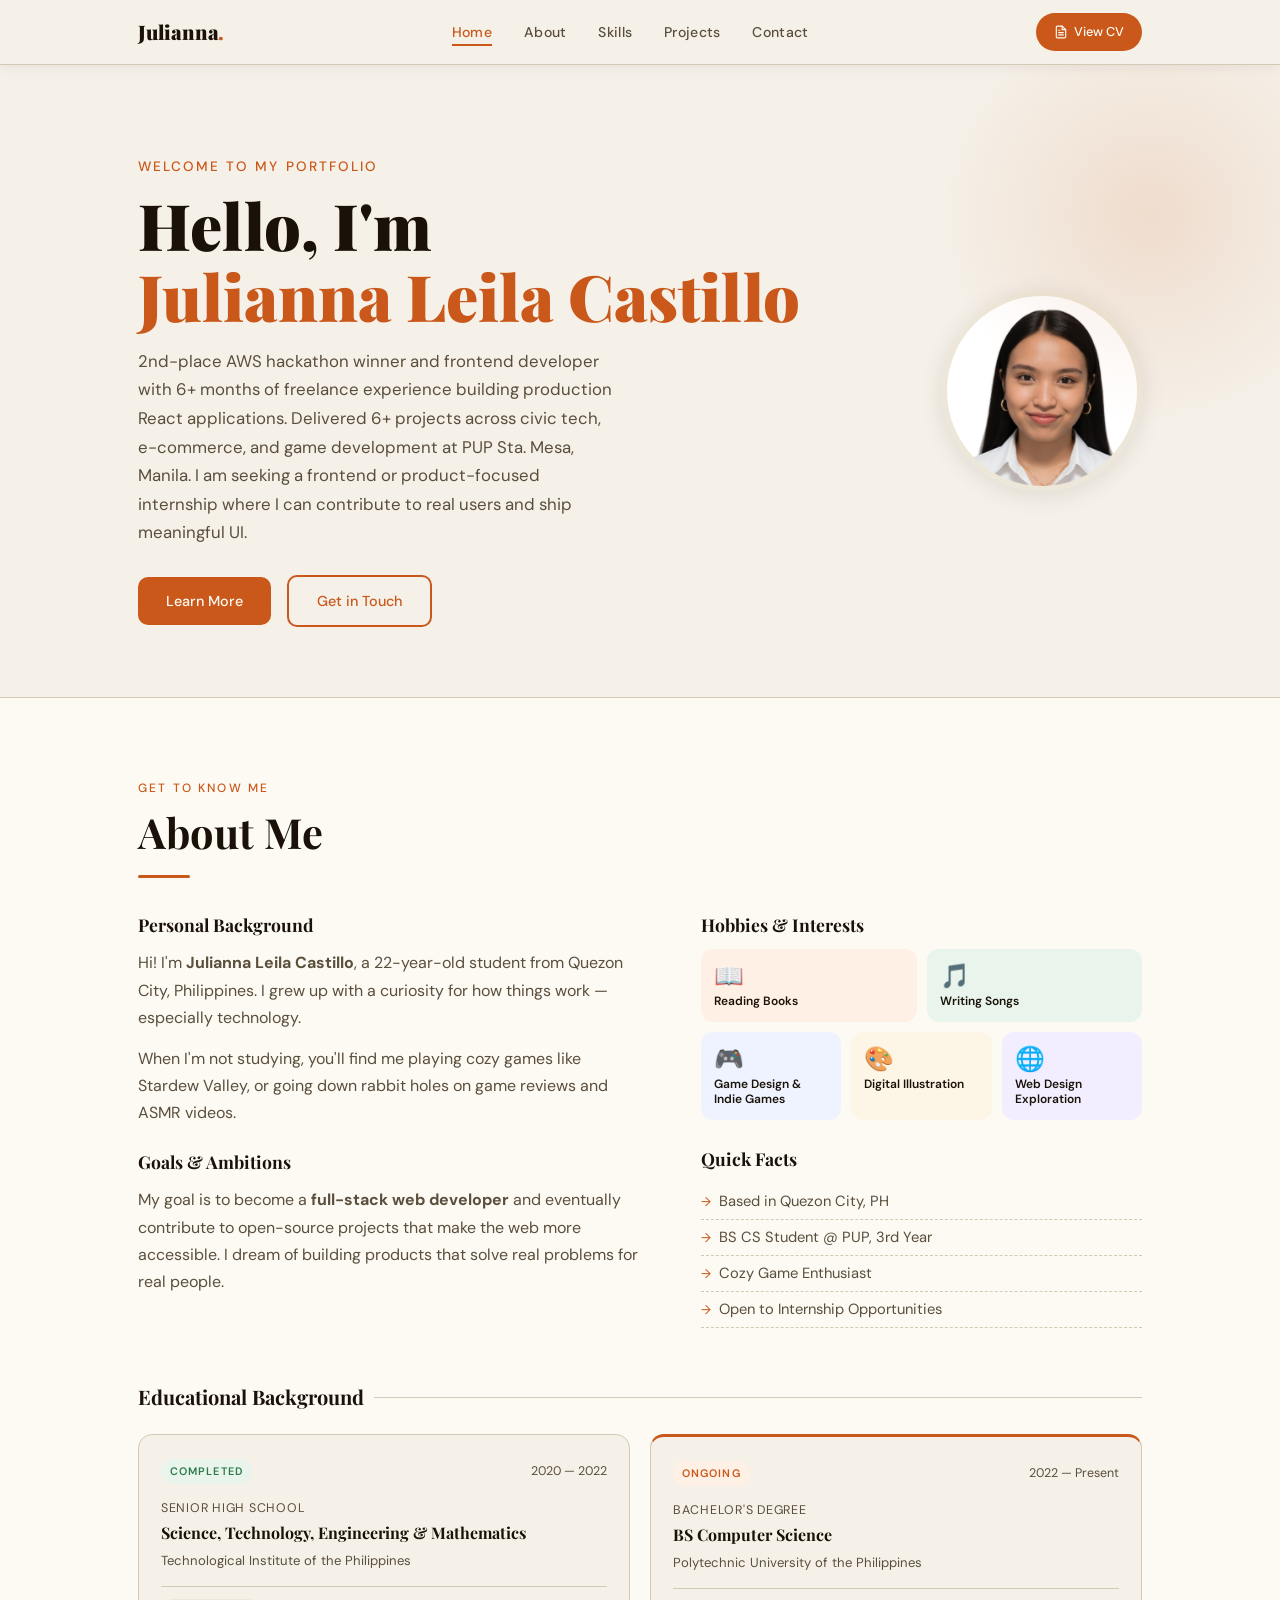
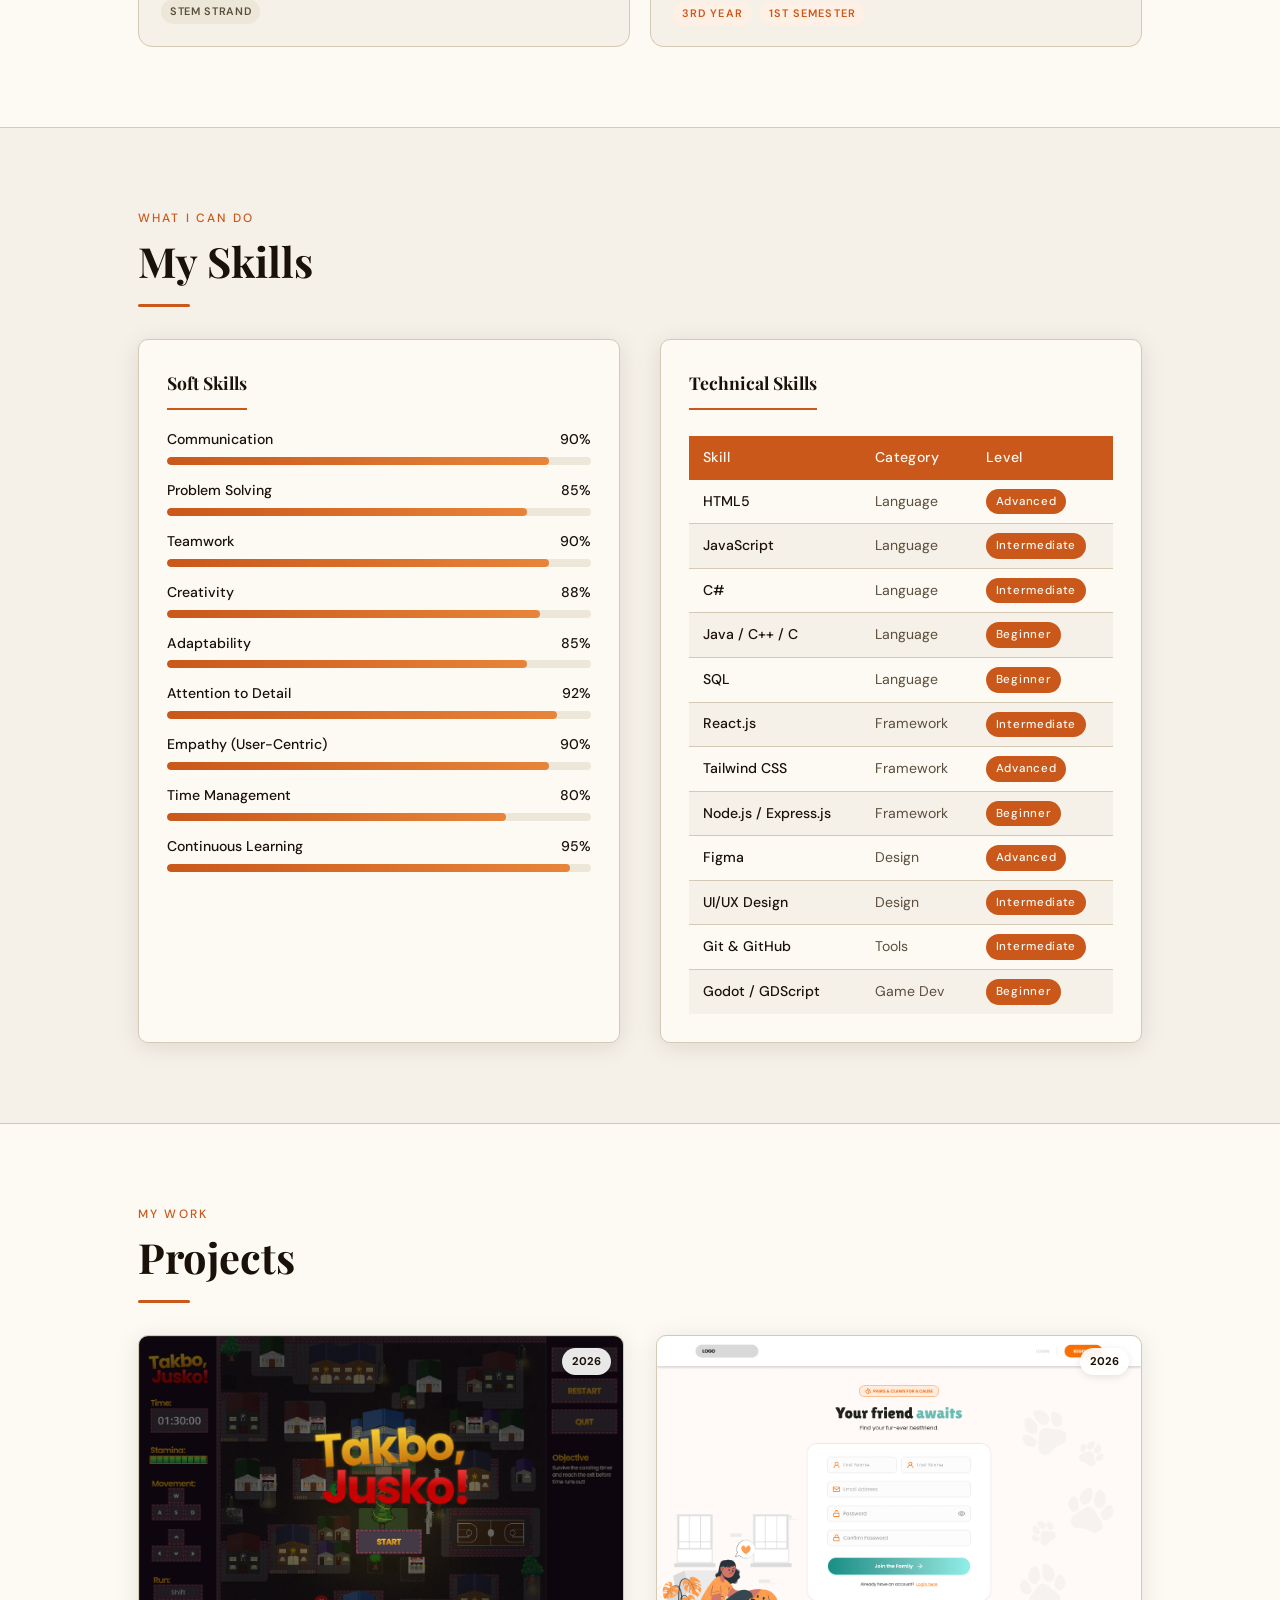
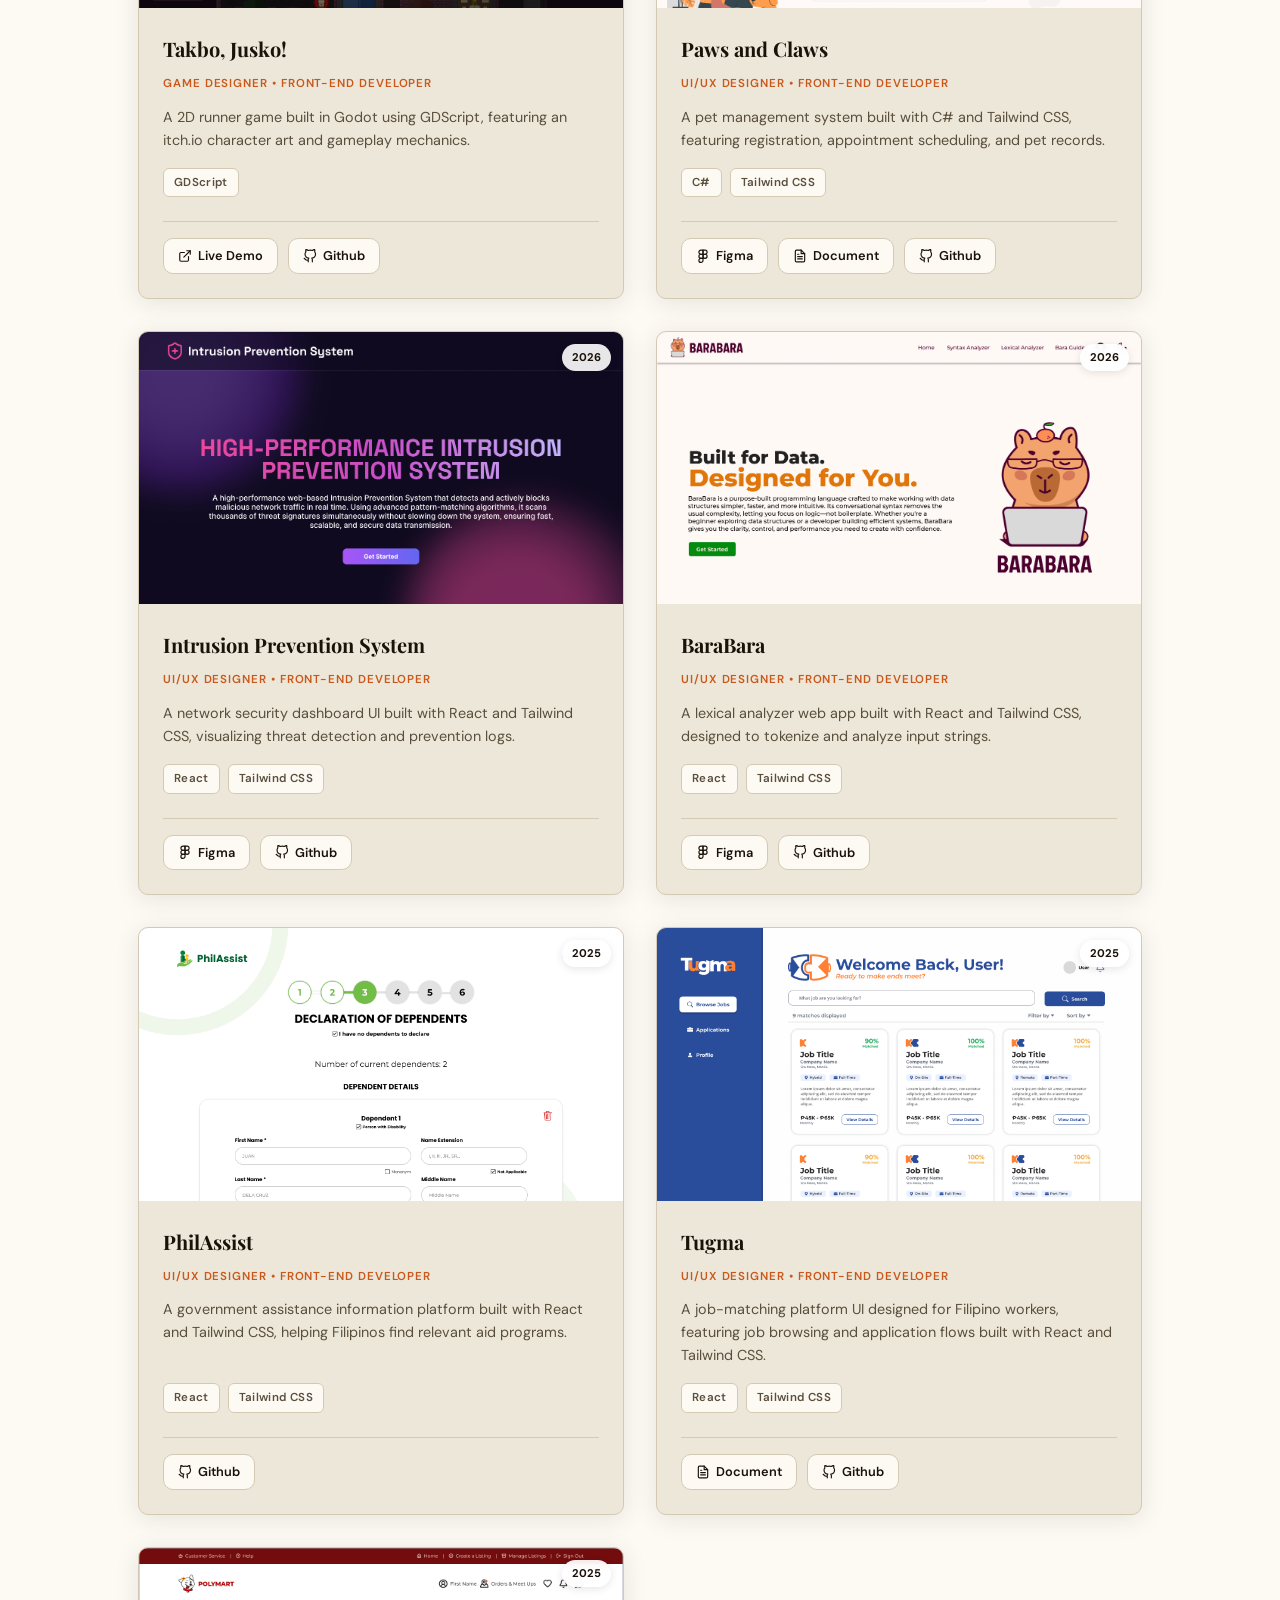
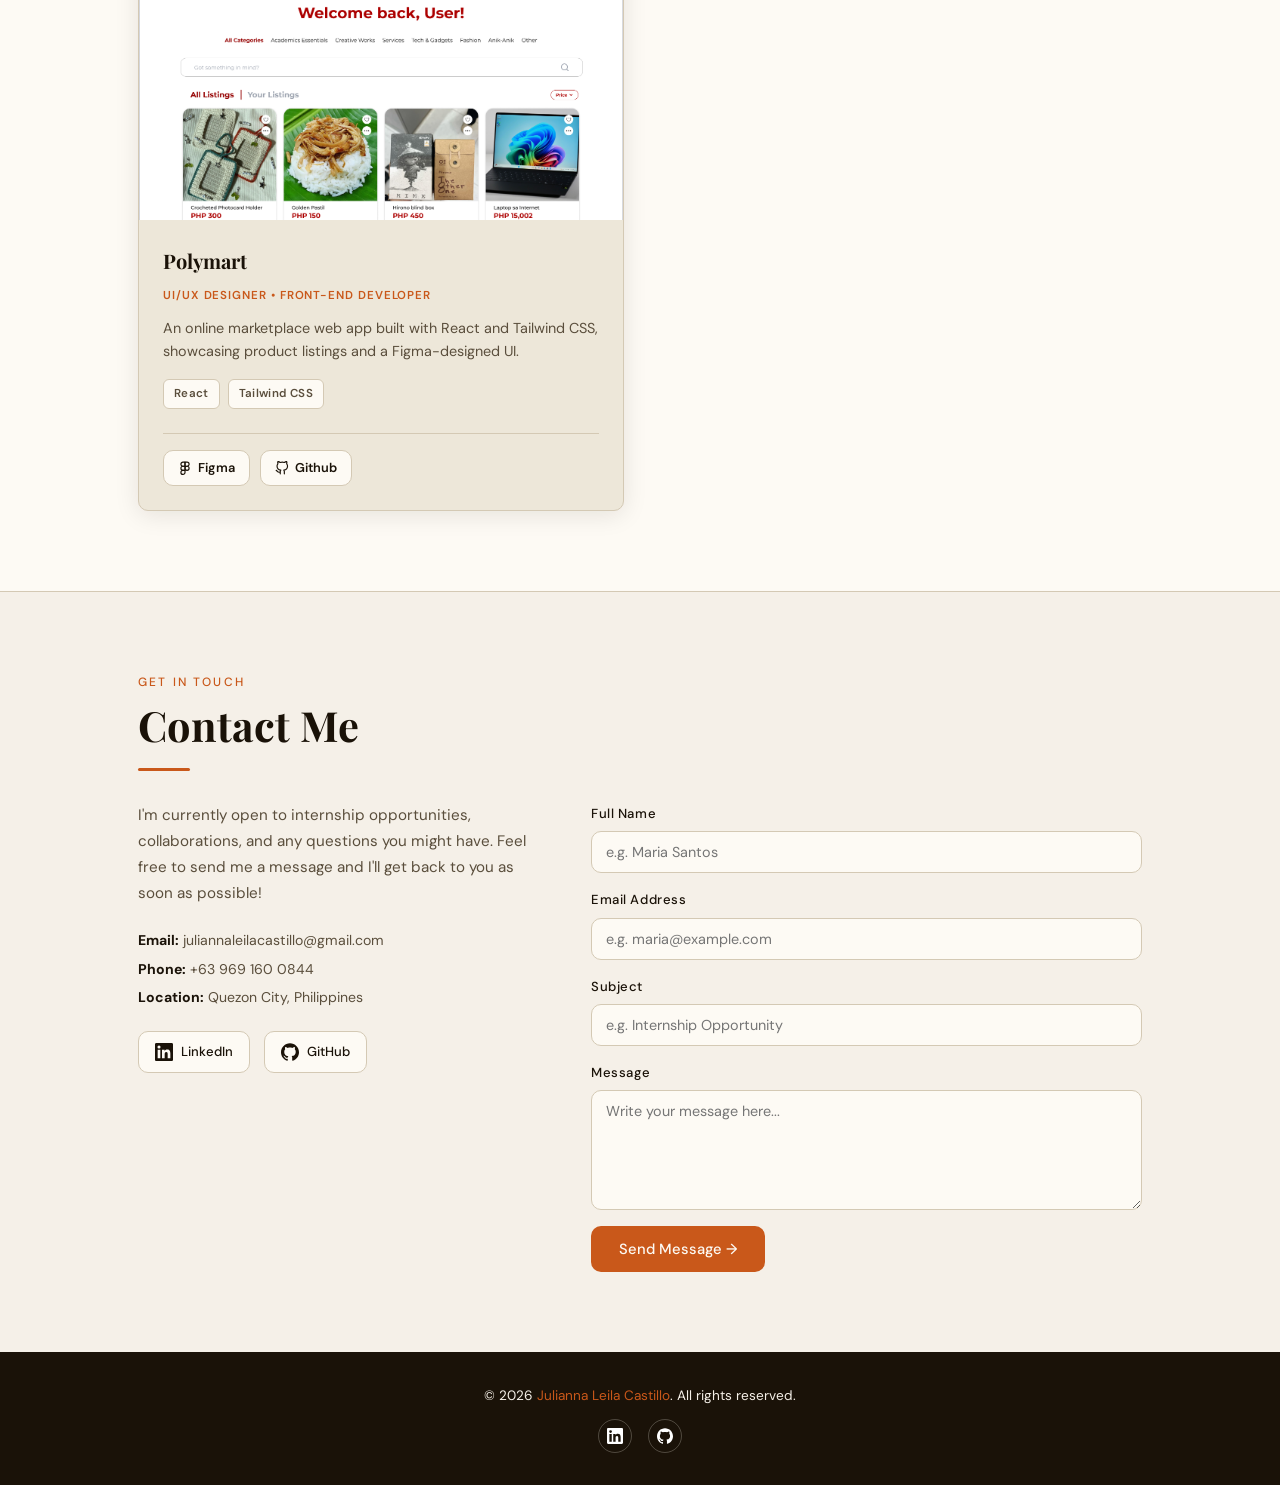
<file: index.html>
<!doctype html>
<html lang="en">
  <head>
    <meta charset="UTF-8" />
    <meta name="viewport" content="width=device-width, initial-scale=1.0" />
    <title>Julianna Leila Castillo — Portfolio</title>
    <link
      rel="icon"
      type="image/svg+xml"
      href="data:image/svg+xml,<svg xmlns='http://www.w3.org/2000/svg' viewBox='0 0 100 100'><circle cx='50' cy='50' r='20' fill='%23c9581a'/></svg>"
    />
    <link
      href="https://fonts.googleapis.com/css2?family=Playfair+Display:wght@400;700;900&family=DM+Sans:ital,wght@0,300;0,400;0,500;1,300&display=swap"
      rel="stylesheet"
    />
    <link rel="stylesheet" href="style.css" />
  </head>
  <body>
    <!-- Navigation -->
    <header>
      <nav>
        <div class="nav-logo">Julianna<span>.</span></div>
        <ul>
          <li><a href="#home">Home</a></li>
          <li><a href="#about">About</a></li>
          <li><a href="#skills">Skills</a></li>
          <li><a href="#projects">Projects</a></li>
          <li><a href="#contact">Contact</a></li>
        </ul>
        <a
          href="https://drive.google.com/drive/folders/1ZIte7elnaRlwoMSemnLTWB4sEmHGTVFd?usp=drive_link"
          target="_blank"
          rel="noopener"
          class="btn-cv"
        >
          <svg
            viewBox="0 0 24 24"
            fill="none"
            stroke="currentColor"
            stroke-width="2"
            stroke-linecap="round"
            stroke-linejoin="round"
          >
            <path
              d="M14 2H6a2 2 0 0 0-2 2v16a2 2 0 0 0 2 2h12a2 2 0 0 0 2-2V8z"
            />
            <polyline points="14 2 14 8 20 8" />
            <line x1="16" y1="13" x2="8" y2="13" />
            <line x1="16" y1="17" x2="8" y2="17" />
            <polyline points="10 9 9 9 8 9" />
          </svg>
          View CV
        </a>
      </nav>
    </header>

    <!-- Home -->
    <section id="home">
      <div class="container">
        <div class="hero-inner">
          <div class="hero-text">
            <p class="greeting">Welcome to My Portfolio</p>
            <h1>Hello, I'm<br /><em>Julianna Leila Castillo</em></h1>
            <p class="tagline">
              2nd-place AWS hackathon winner and frontend developer with 6+
              months of freelance experience building production React
              applications. Delivered 6+ projects across civic tech, e-commerce,
              and game development at PUP Sta. Mesa, Manila. I am seeking a
              frontend or product-focused internship where I can contribute to
              real users and ship meaningful UI.
            </p>
            <a href="#about" class="btn btn-primary">Learn More</a>
            <a href="#contact" class="btn btn-outline">Get in Touch</a>
          </div>
          <figure class="hero-photo">
            <img
              src="photos/Profile.jpeg"
              alt="Profile picture of Julianna Leila Castillo"
            />
          </figure>
        </div>
      </div>
    </section>

    <!-- About Me -->
    <section id="about">
      <div class="container">
        <p class="section-label">Get to Know Me</p>
        <h2 class="section-title">About Me</h2>
        <div class="divider"></div>

        <!-- Row 1: Personal bio + Hobbies/Facts -->
        <div class="about-top">
          <div class="about-text">
            <h3>Personal Background</h3>
            <p>
              Hi! I'm <strong>Julianna Leila Castillo</strong>, a 22-year-old
              student from Quezon City, Philippines. I grew up with a curiosity
              for how things work — especially technology.
            </p>
            <p>
              When I'm not studying, you'll find me playing cozy games like
              Stardew Valley, or going down rabbit holes on game reviews and
              ASMR videos.
            </p>

            <h3>Goals &amp; Ambitions</h3>
            <p>
              My goal is to become a
              <strong>full-stack web developer</strong> and eventually
              contribute to open-source projects that make the web more
              accessible. I dream of building products that solve real problems
              for real people.
            </p>
          </div>

          <div class="about-meta">
            <h3>Hobbies &amp; Interests</h3>
            <div class="hobby-grid">
              <div class="hobby-tile span3 c1">
                <span class="h-icon">📖</span>
                <span class="h-label">Reading Books</span>
              </div>
              <div class="hobby-tile span3 c2">
                <span class="h-icon">🎵</span>
                <span class="h-label">Writing Songs</span>
              </div>
              <div class="hobby-tile span2 c3">
                <span class="h-icon">🎮</span>
                <span class="h-label">Game Design &amp; Indie Games</span>
              </div>
              <div class="hobby-tile span2 c4">
                <span class="h-icon">🎨</span>
                <span class="h-label">Digital Illustration</span>
              </div>
              <div class="hobby-tile span2 c5">
                <span class="h-icon">🌐</span>
                <span class="h-label">Web Design Exploration</span>
              </div>
            </div>

            <h3>Quick Facts</h3>
            <ul>
              <li>Based in Quezon City, PH</li>
              <li>BS CS Student @ PUP, 3rd Year</li>
              <li>Cozy Game Enthusiast</li>
              <li>Open to Internship Opportunities</li>
            </ul>
          </div>
        </div>

        <!-- Row 2: Education Cards -->
        <p class="edu-heading">Educational Background</p>
        <div class="edu-cards edu-cards--two">
          <div class="edu-card">
            <div class="edu-card-header">
              <span class="edu-card-tag tag-done">Completed</span>
              <span class="edu-year-inline">2020 — 2022</span>
            </div>
            <p class="edu-level">Senior High School</p>
            <h4>Science, Technology, Engineering &amp; Mathematics</h4>
            <p class="edu-school">Technological Institute of the Philippines</p>
            <div class="edu-card-footer-tags">
              <span class="edu-strand-tag">STEM Strand</span>
            </div>
          </div>

          <div class="edu-card edu-card--featured">
            <div class="edu-card-header">
              <span class="edu-card-tag tag-ongoing">Ongoing</span>
              <span class="edu-year-inline">2022 — Present</span>
            </div>
            <p class="edu-level">Bachelor's Degree</p>
            <h4>BS Computer Science</h4>
            <p class="edu-school">Polytechnic University of the Philippines</p>
            <div class="edu-card-footer-tags">
              <span class="edu-card-tag tag-ongoing">3rd Year</span>
              <span class="edu-card-tag tag-ongoing">1st Semester</span>
            </div>
          </div>
        </div>
      </div>
    </section>

    <!-- Skills -->
    <section id="skills">
      <div class="container">
        <p class="section-label">What I Can Do</p>
        <h2 class="section-title">My Skills</h2>
        <div class="divider"></div>

        <div class="skills-layout">
          <!-- Progress Bars (Soft Skills) -->
          <div class="skill-card">
            <h3>Soft Skills</h3>
            <ul style="list-style: none; padding: 0">
              <li class="skill-item">
                <label><span>Communication</span><span>90%</span></label>
                <div class="skill-bar">
                  <div class="skill-fill" style="width: 90%"></div>
                </div>
              </li>
              <li class="skill-item">
                <label><span>Problem Solving</span><span>85%</span></label>
                <div class="skill-bar">
                  <div class="skill-fill" style="width: 85%"></div>
                </div>
              </li>
              <li class="skill-item">
                <label><span>Teamwork</span><span>90%</span></label>
                <div class="skill-bar">
                  <div class="skill-fill" style="width: 90%"></div>
                </div>
              </li>
              <li class="skill-item">
                <label><span>Creativity</span><span>88%</span></label>
                <div class="skill-bar">
                  <div class="skill-fill" style="width: 88%"></div>
                </div>
              </li>
              <li class="skill-item">
                <label><span>Adaptability</span><span>85%</span></label>
                <div class="skill-bar">
                  <div class="skill-fill" style="width: 85%"></div>
                </div>
              </li>
              <li class="skill-item">
                <label><span>Attention to Detail</span><span>92%</span></label>
                <div class="skill-bar">
                  <div class="skill-fill" style="width: 92%"></div>
                </div>
              </li>
              <li class="skill-item">
                <label
                  ><span>Empathy (User-Centric)</span><span>90%</span></label
                >
                <div class="skill-bar">
                  <div class="skill-fill" style="width: 90%"></div>
                </div>
              </li>
              <li class="skill-item">
                <label><span>Time Management</span><span>80%</span></label>
                <div class="skill-bar">
                  <div class="skill-fill" style="width: 80%"></div>
                </div>
              </li>
              <li class="skill-item">
                <label><span>Continuous Learning</span><span>95%</span></label>
                <div class="skill-bar">
                  <div class="skill-fill" style="width: 95%"></div>
                </div>
              </li>
            </ul>
          </div>

          <!-- Skill Summary Table (Technical Skills) -->
          <div class="skill-card">
            <h3>Technical Skills</h3>
            <div class="skills-table-wrap">
              <table>
                <thead>
                  <tr>
                    <th>Skill</th>
                    <th>Category</th>
                    <th>Level</th>
                  </tr>
                </thead>
                <tbody>
                  <tr>
                    <td>HTML5</td>
                    <td>Language</td>
                    <td><span class="badge">Advanced</span></td>
                  </tr>
                  <tr>
                    <td>JavaScript</td>
                    <td>Language</td>
                    <td><span class="badge">Intermediate</span></td>
                  </tr>
                  <tr>
                    <td>C#</td>
                    <td>Language</td>
                    <td><span class="badge">Intermediate</span></td>
                  </tr>
                  <tr>
                    <td>Java / C++ / C</td>
                    <td>Language</td>
                    <td><span class="badge">Beginner</span></td>
                  </tr>
                  <tr>
                    <td>SQL</td>
                    <td>Language</td>
                    <td><span class="badge">Beginner</span></td>
                  </tr>
                  <tr>
                    <td>React.js</td>
                    <td>Framework</td>
                    <td><span class="badge">Intermediate</span></td>
                  </tr>
                  <tr>
                    <td>Tailwind CSS</td>
                    <td>Framework</td>
                    <td><span class="badge">Advanced</span></td>
                  </tr>
                  <tr>
                    <td>Node.js / Express.js</td>
                    <td>Framework</td>
                    <td><span class="badge">Beginner</span></td>
                  </tr>
                  <tr>
                    <td>Figma</td>
                    <td>Design</td>
                    <td><span class="badge">Advanced</span></td>
                  </tr>
                  <tr>
                    <td>UI/UX Design</td>
                    <td>Design</td>
                    <td><span class="badge">Intermediate</span></td>
                  </tr>
                  <tr>
                    <td>Git & GitHub</td>
                    <td>Tools</td>
                    <td><span class="badge">Intermediate</span></td>
                  </tr>
                  <tr>
                    <td>Godot / GDScript</td>
                    <td>Game Dev</td>
                    <td><span class="badge">Beginner</span></td>
                  </tr>
                </tbody>
              </table>
            </div>
          </div>
        </div>
      </div>
    </section>

    <!-- Projects -->
    <section id="projects">
      <div class="container">
        <p class="section-label">My Work</p>
        <h2 class="section-title">Projects</h2>
        <div class="divider"></div>

        <div class="gallery" data-project-gallery></div>
      </div>
    </section>

    <section id="contact">
      <div class="container">
        <p class="section-label">Get in touch</p>
        <h2 class="section-title">Contact Me</h2>
        <div class="divider"></div>

        <div class="contact-wrap">
          <div class="contact-info">
            <p>
              I'm currently open to internship opportunities, collaborations,
              and any questions you might have. Feel free to send me a message
              and I'll get back to you as soon as possible!
            </p>
            <address>
              <strong>Email:</strong> juliannaleilacastillo@gmail.com<br />
              <strong>Phone:</strong> +63 969 160 0844<br />
              <strong>Location:</strong> Quezon City, Philippines<br />
            </address>

            <div class="social-links">
              <!-- LinkedIn -->
              <a
                href="#"
                data-social-link="linkedin"
                target="_blank"
                rel="noopener"
                class="social-link"
              >
                <svg viewBox="0 0 24 24" xmlns="http://www.w3.org/2000/svg">
                  <path
                    fill="currentColor"
                    d="M20.447 20.452h-3.554v-5.569c0-1.328-.027-3.037-1.852-3.037-1.853 0-2.136 1.445-2.136 2.939v5.667H9.351V9h3.414v1.561h.046c.477-.9 1.637-1.85 3.37-1.85 3.601 0 4.267 2.37 4.267 5.455v6.286zM5.337 7.433a2.062 2.062 0 0 1-2.063-2.065 2.064 2.064 0 1 1 2.063 2.065zm1.782 13.019H3.555V9h3.564v11.452zM22.225 0H1.771C.792 0 0 .774 0 1.729v20.542C0 23.227.792 24 1.771 24h20.451C23.2 24 24 23.227 24 22.271V1.729C24 .774 23.2 0 22.222 0h.003z"
                  />
                </svg>
                LinkedIn
              </a>
              <!-- GitHub -->
              <a
                href="#"
                data-social-link="github"
                target="_blank"
                rel="noopener"
                class="social-link"
              >
                <svg viewBox="0 0 24 24" xmlns="http://www.w3.org/2000/svg">
                  <path
                    fill="currentColor"
                    d="M12 .297c-6.63 0-12 5.373-12 12 0 5.303 3.438 9.8 8.205 11.385.6.113.82-.258.82-.577 0-.285-.01-1.04-.015-2.04-3.338.724-4.042-1.61-4.042-1.61C4.422 18.07 3.633 17.7 3.633 17.7c-1.087-.744.084-.729.084-.729 1.205.084 1.838 1.236 1.838 1.236 1.07 1.835 2.809 1.305 3.495.998.108-.776.417-1.305.76-1.605-2.665-.3-5.466-1.332-5.466-5.93 0-1.31.465-2.38 1.235-3.22-.135-.303-.54-1.523.105-3.176 0 0 1.005-.322 3.3 1.23.96-.267 1.98-.399 3-.405 1.02.006 2.04.138 3 .405 2.28-1.552 3.285-1.23 3.285-1.23.645 1.653.24 2.873.12 3.176.765.84 1.23 1.91 1.23 3.22 0 4.61-2.805 5.625-5.475 5.92.42.36.81 1.096.81 2.22 0 1.606-.015 2.896-.015 3.286 0 .315.21.69.825.57C20.565 22.092 24 17.592 24 12.297c0-6.627-5.373-12-12-12"
                  />
                </svg>
                GitHub
              </a>
            </div>
          </div>

          <form id="contact-form" onsubmit="handleSubmit(event)">
            <input
              type="hidden"
              name="access_key"
              value="0de1fff9-18b9-4a22-b429-095574ea63cf"
            />
            <input type="hidden" name="from_name" value="Portfolio Bot" />

            <div class="form-group">
              <label for="fname">Full Name</label>
              <input
                type="text"
                id="fname"
                name="name"
                placeholder="e.g. Maria Santos"
                required
              />
            </div>

            <div class="form-group">
              <label for="femail">Email Address</label>
              <input
                type="email"
                id="femail"
                name="email"
                placeholder="e.g. maria@example.com"
                required
              />
            </div>

            <div class="form-group">
              <label for="fsubject">Subject</label>
              <input
                type="text"
                id="fsubject"
                name="subject"
                placeholder="e.g. Internship Opportunity"
                required
              />
            </div>

            <div class="form-group">
              <label for="fmessage">Message</label>
              <textarea
                id="fmessage"
                name="message"
                placeholder="Write your message here..."
                required
              ></textarea>
            </div>

            <button type="submit" class="btn-submit">Send Message →</button>
          </form>
        </div>
      </div>
    </section>

    <footer>
      <p>
        &copy; 2026 <span>Julianna Leila Castillo</span>. All rights reserved.
      </p>
      <div class="footer-socials">
        <a
          href="#"
          data-social-link="linkedin"
          target="_blank"
          rel="noopener"
          class="footer-social-icon"
          aria-label="LinkedIn"
        >
          <svg viewBox="0 0 24 24" fill="white">
            <path
              d="M20.447 20.452h-3.554v-5.569c0-1.328-.027-3.037-1.852-3.037-1.853 0-2.136 1.445-2.136 2.939v5.667H9.351V9h3.414v1.561h.046c.477-.9 1.637-1.85 3.37-1.85 3.601 0 4.267 2.37 4.267 5.455v6.286zM5.337 7.433a2.062 2.062 0 0 1-2.063-2.065 2.064 2.064 0 1 1 2.063 2.065zm1.782 13.019H3.555V9h3.564v11.452zM22.225 0H1.771C.792 0 0 .774 0 1.729v20.542C0 23.227.792 24 1.771 24h20.451C23.2 24 24 23.227 24 22.271V1.729C24 .774 23.2 0 22.222 0h.003z"
            />
          </svg>
        </a>
        <a
          href="#"
          data-social-link="github"
          target="_blank"
          rel="noopener"
          class="footer-social-icon"
          aria-label="GitHub"
        >
          <svg viewBox="0 0 24 24" fill="white">
            <path
              d="M12 .297c-6.63 0-12 5.373-12 12 0 5.303 3.438 9.8 8.205 11.385.6.113.82-.258.82-.577 0-.285-.01-1.04-.015-2.04-3.338.724-4.042-1.61-4.042-1.61C4.422 18.07 3.633 17.7 3.633 17.7c-1.087-.744.084-.729.084-.729 1.205.084 1.838 1.236 1.838 1.236 1.07 1.835 2.809 1.305 3.495.998.108-.776.417-1.305.76-1.605-2.665-.3-5.466-1.332-5.466-5.93 0-1.31.465-2.38 1.235-3.22-.135-.303-.54-1.523.105-3.176 0 0 1.005-.322 3.3 1.23.96-.267 1.98-.399 3-.405 1.02.006 2.04.138 3 .405 2.28-1.552 3.285-1.23 3.285-1.23.645 1.653.24 2.873.12 3.176.765.84 1.23 1.91 1.23 3.22 0 4.61-2.805 5.625-5.475 5.92.42.36.81 1.096.81 2.22 0 1.606-.015 2.896-.015 3.286 0 .315.21.69.825.57C20.565 22.092 24 17.592 24 12.297c0-6.627-5.373-12-12-12"
            />
          </svg>
        </a>
      </div>
    </footer>

    <script src="script.js"></script>
  </body>
</html>
</file>
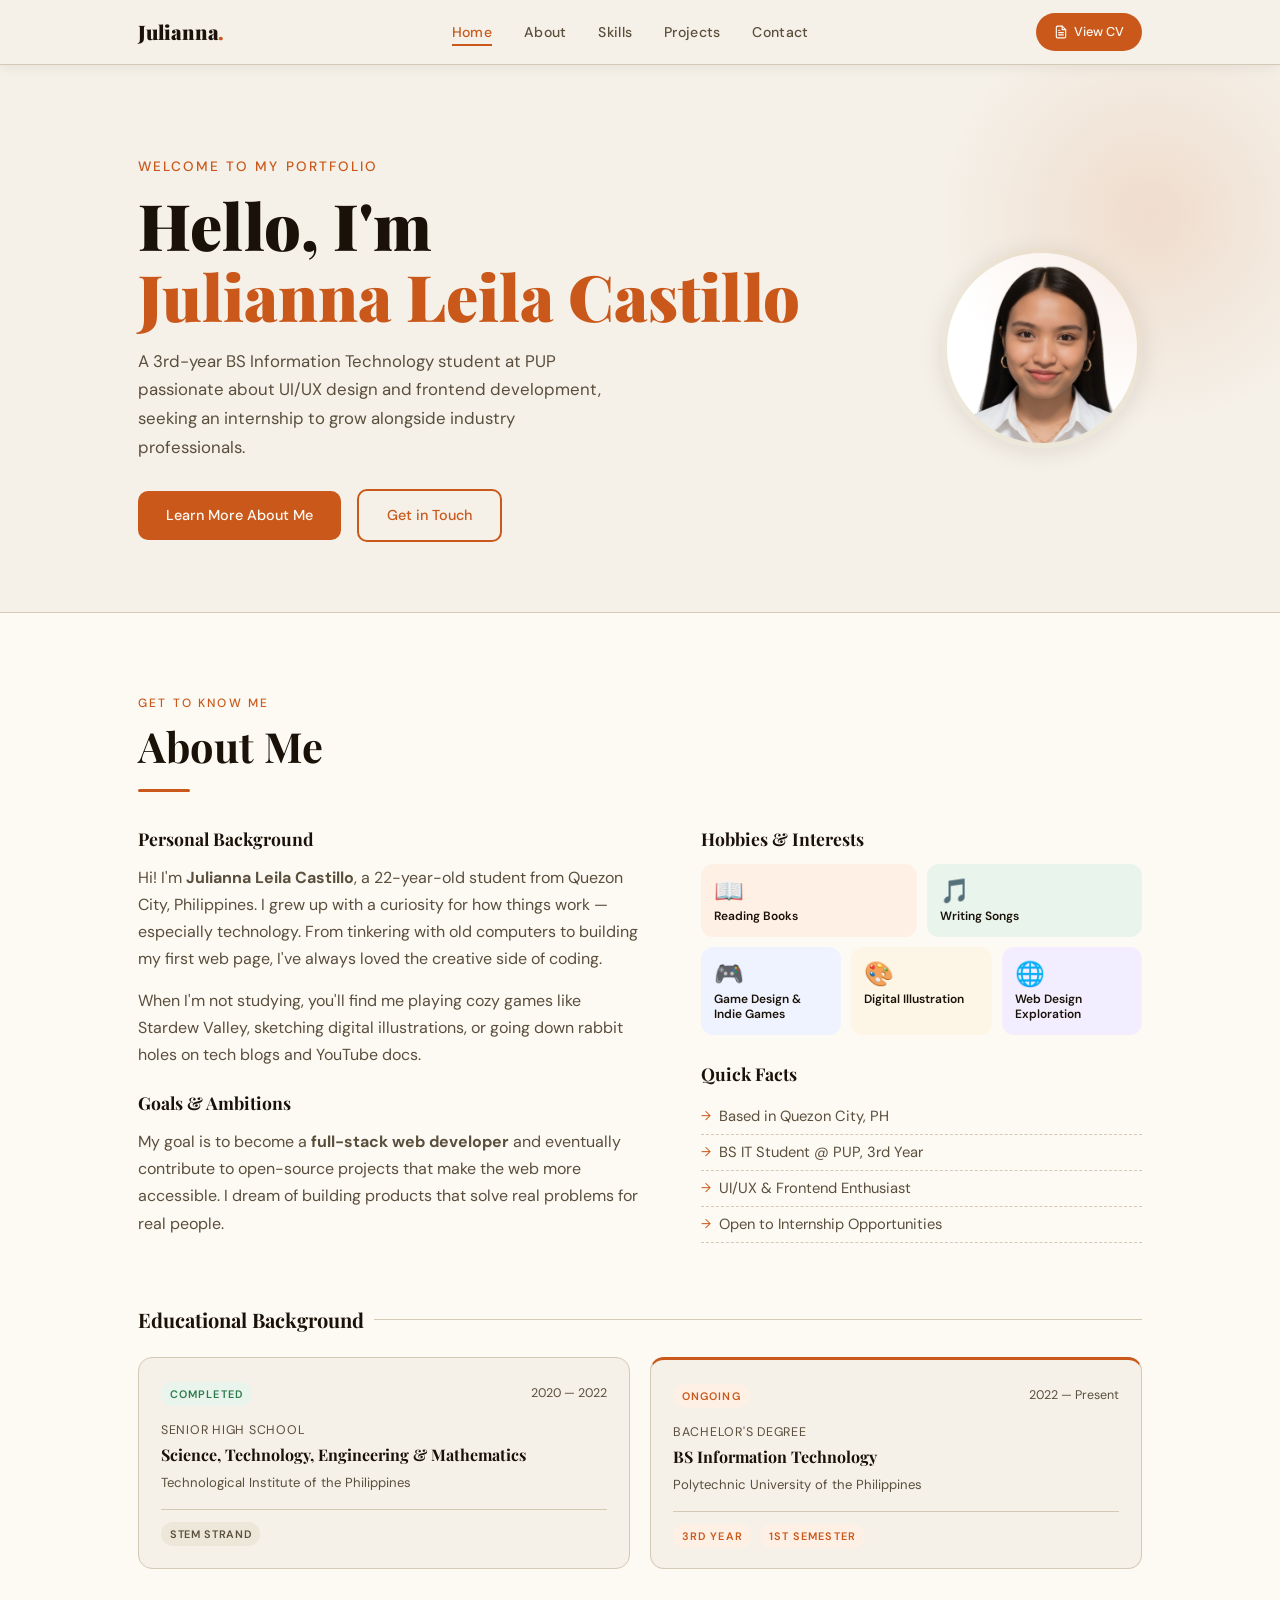
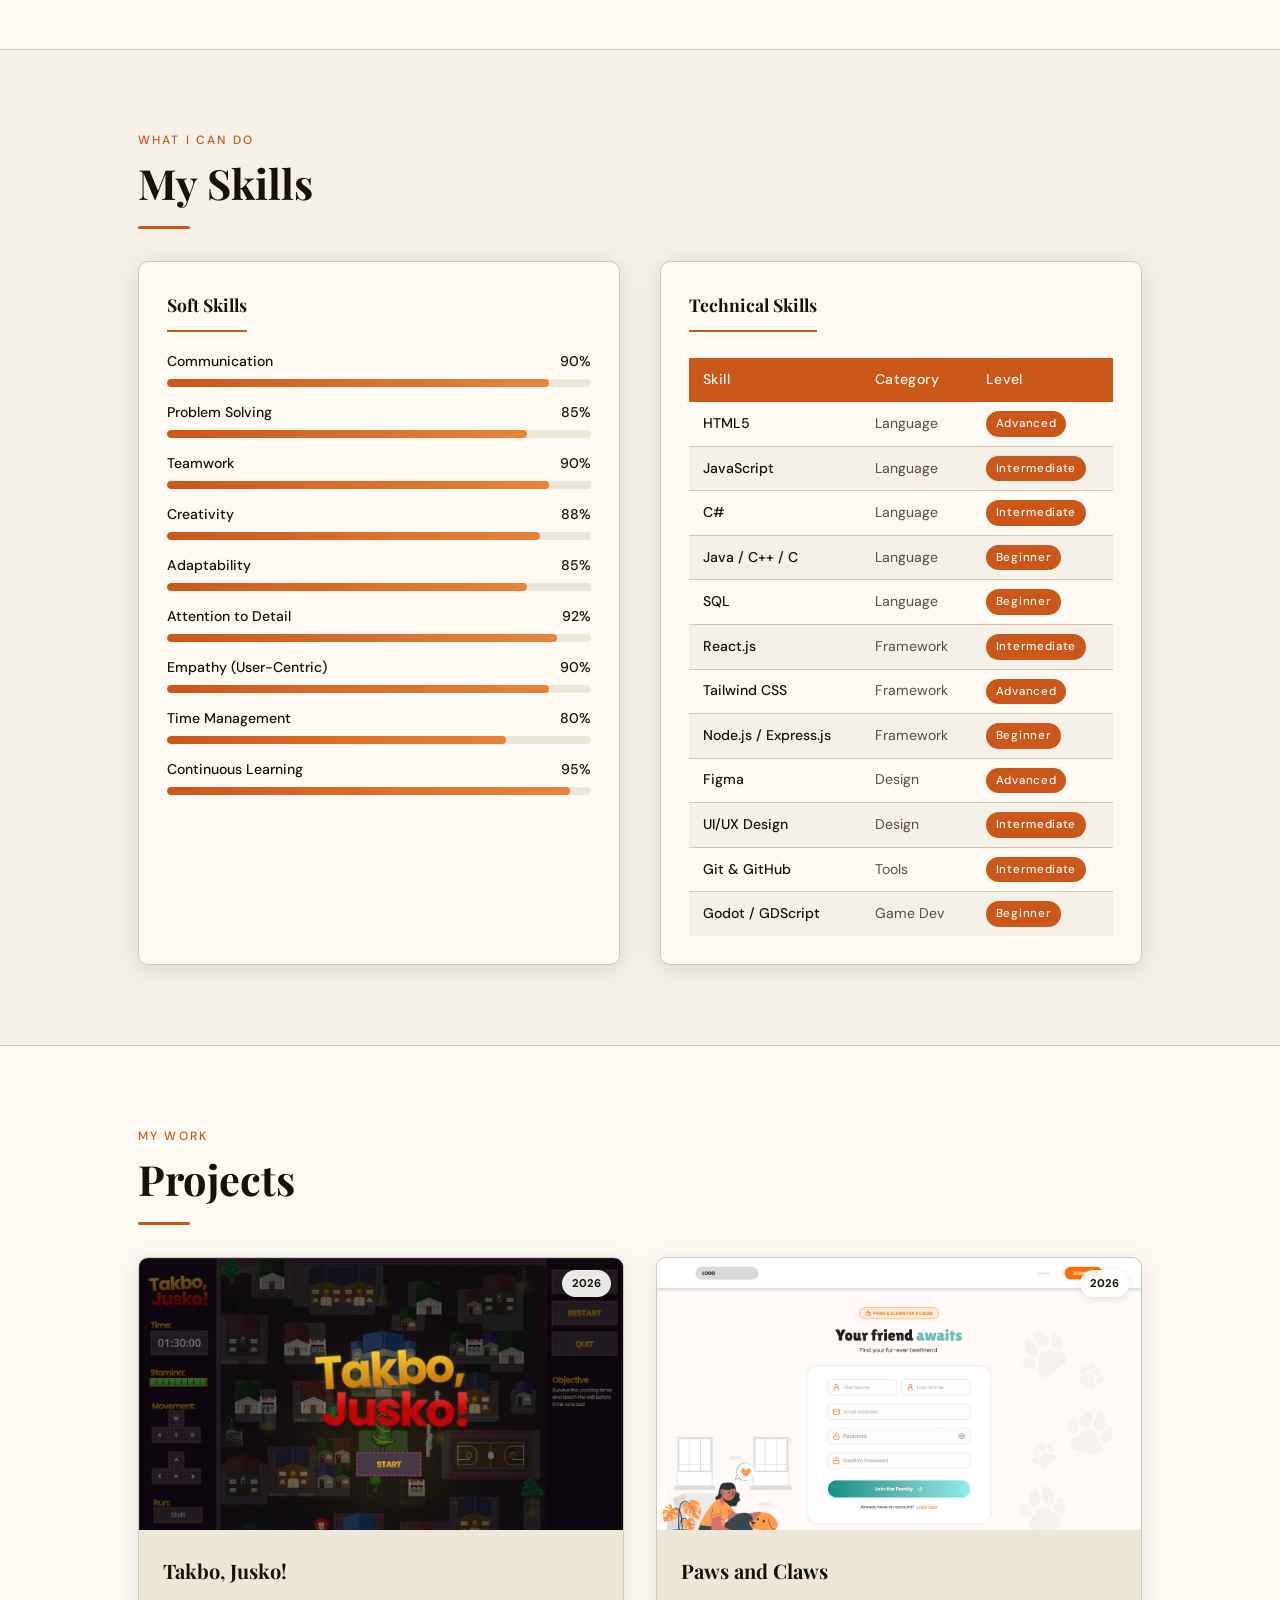
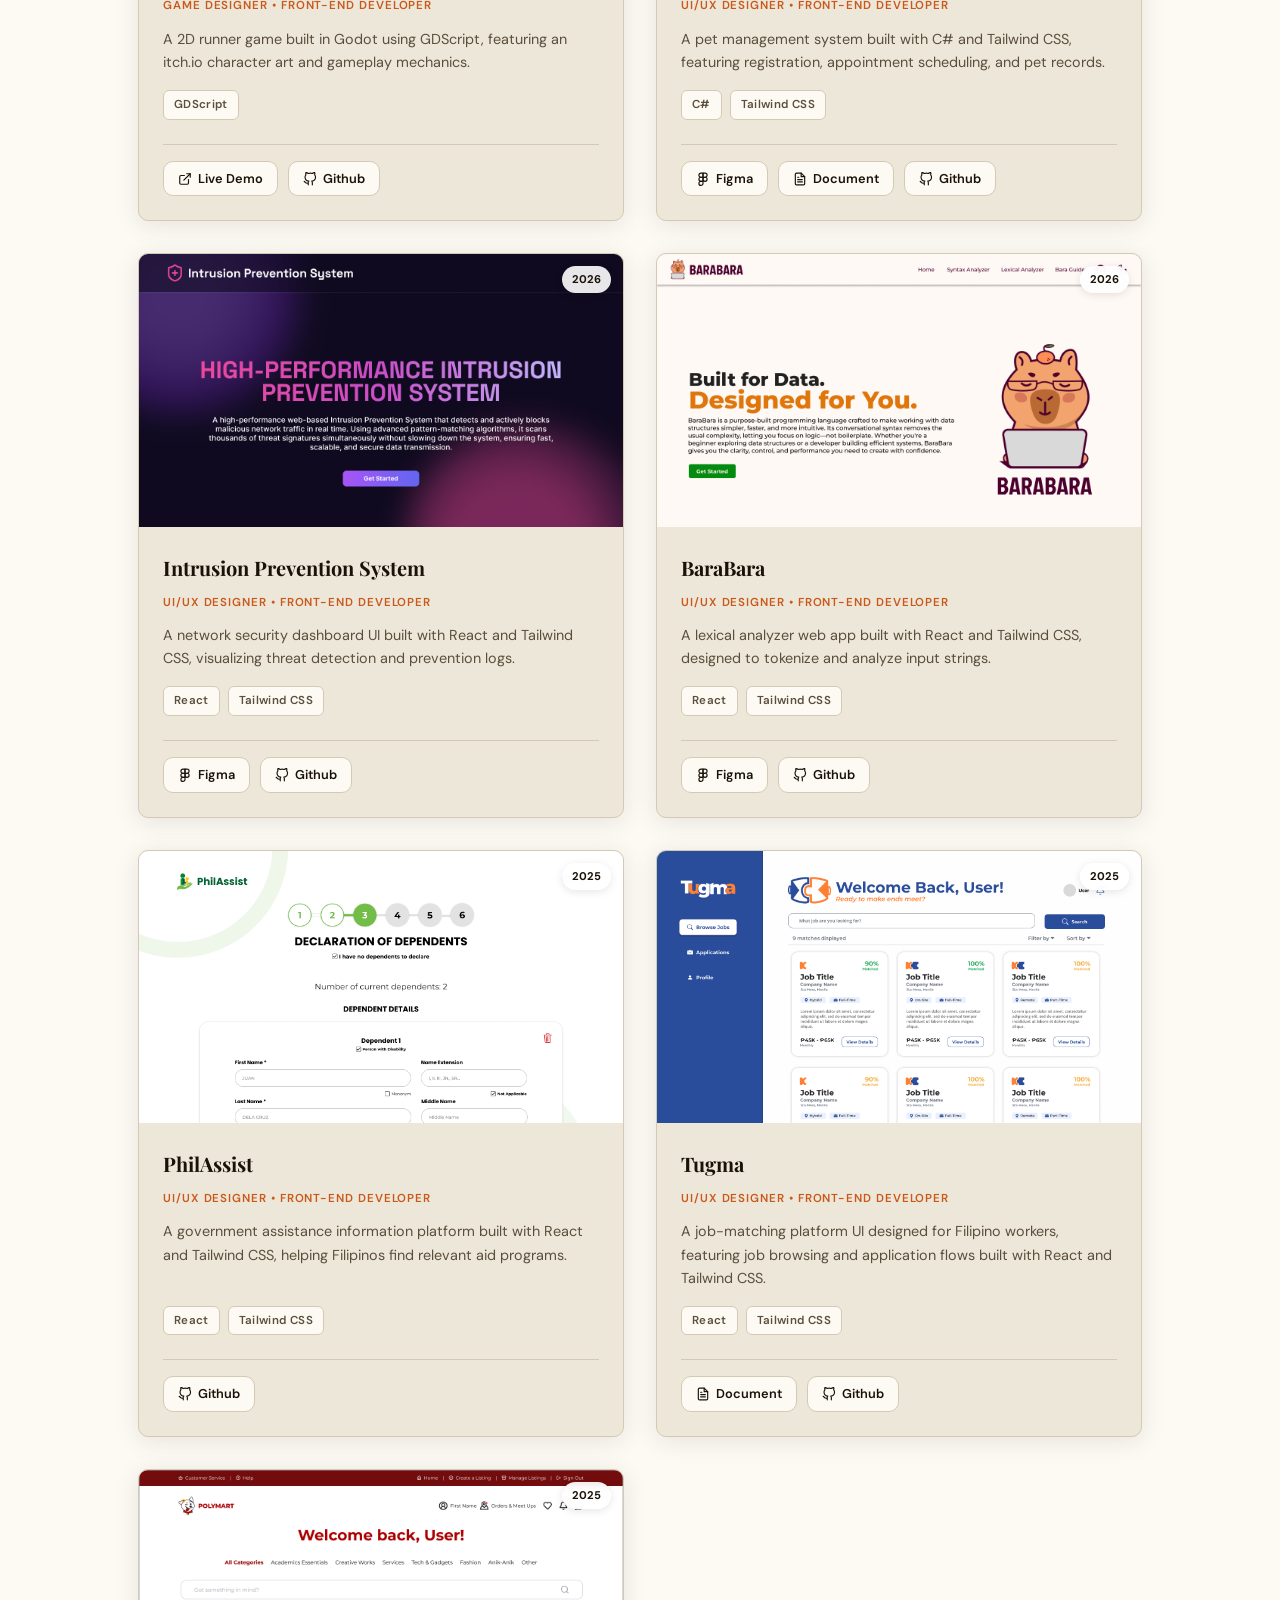
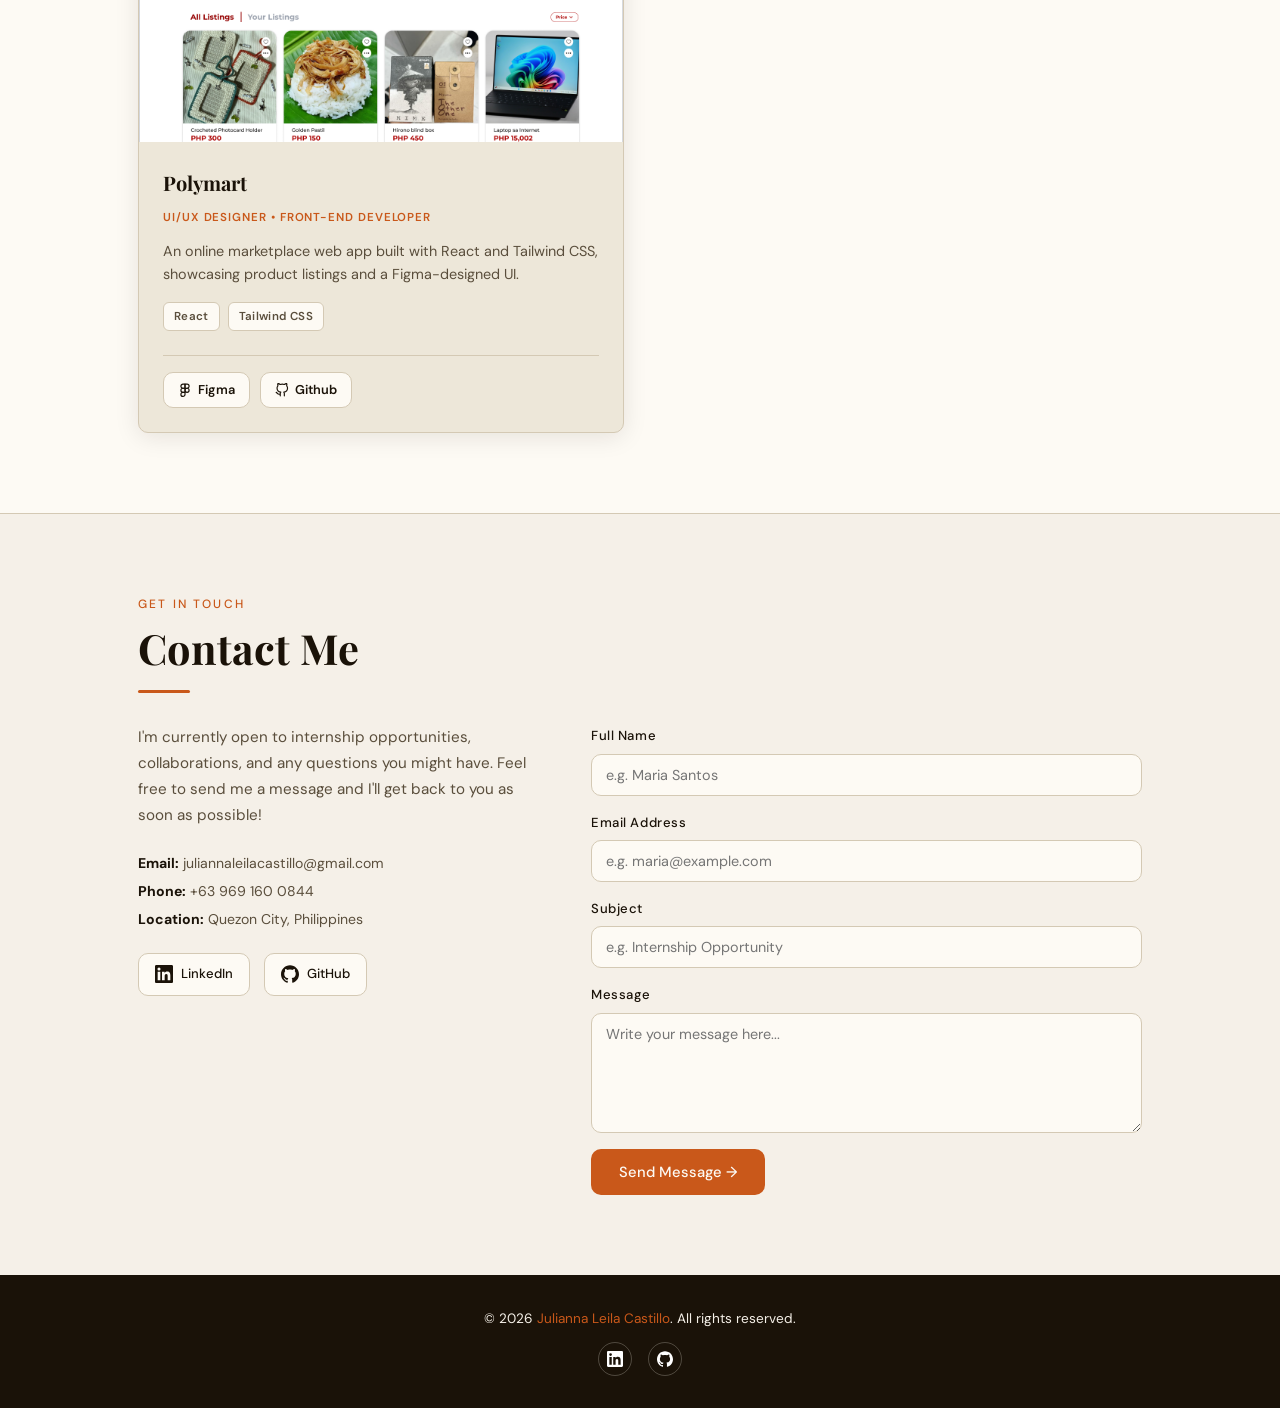
<file: portfolio.html>
<!doctype html>
<html lang="en">
  <head>
    <meta charset="UTF-8" />
    <meta name="viewport" content="width=device-width, initial-scale=1.0" />
    <title>Julianna Leila Castillo — Portfolio</title>
    <link
      rel="icon"
      type="image/svg+xml"
      href="data:image/svg+xml,<svg xmlns='http://www.w3.org/2000/svg' viewBox='0 0 100 100'><circle cx='50' cy='50' r='20' fill='%23c9581a'/></svg>"
    />
    <link
      href="https://fonts.googleapis.com/css2?family=Playfair+Display:wght@400;700;900&family=DM+Sans:ital,wght@0,300;0,400;0,500;1,300&display=swap"
      rel="stylesheet"
    />
    <link rel="stylesheet" href="style.css" />
  </head>
  <body>
    <!-- Navigation -->
    <header>
      <nav>
        <div class="nav-logo">Julianna<span>.</span></div>
        <ul>
          <li><a href="#home">Home</a></li>
          <li><a href="#about">About</a></li>
          <li><a href="#skills">Skills</a></li>
          <li><a href="#projects">Projects</a></li>
          <li><a href="#contact">Contact</a></li>
        </ul>
        <a
          href="https://drive.google.com/file/d/1ddliahu2bk3LCV16E9T9Vh_AIr3zeQ2Z/view?usp=drive_link"
          target="_blank"
          rel="noopener"
          class="btn-cv"
        >
          <svg
            viewBox="0 0 24 24"
            fill="none"
            stroke="currentColor"
            stroke-width="2"
            stroke-linecap="round"
            stroke-linejoin="round"
          >
            <path
              d="M14 2H6a2 2 0 0 0-2 2v16a2 2 0 0 0 2 2h12a2 2 0 0 0 2-2V8z"
            />
            <polyline points="14 2 14 8 20 8" />
            <line x1="16" y1="13" x2="8" y2="13" />
            <line x1="16" y1="17" x2="8" y2="17" />
            <polyline points="10 9 9 9 8 9" />
          </svg>
          View CV
        </a>
      </nav>
    </header>

    <!-- Home -->
    <section id="home">
      <div class="container">
        <div class="hero-inner">
          <div class="hero-text">
            <p class="greeting">Welcome to My Portfolio</p>
            <h1>Hello, I'm<br /><em>Julianna Leila Castillo</em></h1>
            <p class="tagline">
              A 3rd-year BS Information Technology student at PUP passionate
              about UI/UX design and frontend development, seeking an internship
              to grow alongside industry professionals.
            </p>
            <a href="#about" class="btn btn-primary">Learn More About Me</a>
            <a href="#contact" class="btn btn-outline">Get in Touch</a>
          </div>
          <figure class="hero-photo">
            <img
              src="photos/Profile.jpeg"
              alt="Profile picture of Julianna Leila Castillo"
            />
          </figure>
        </div>
      </div>
    </section>

    <!-- About Me -->
    <section id="about">
      <div class="container">
        <p class="section-label">Get to Know Me</p>
        <h2 class="section-title">About Me</h2>
        <div class="divider"></div>

        <!-- Row 1: Personal bio + Hobbies/Facts -->
        <div class="about-top">
          <div class="about-text">
            <h3>Personal Background</h3>
            <p>
              Hi! I'm <strong>Julianna Leila Castillo</strong>, a 22-year-old
              student from Quezon City, Philippines. I grew up with a curiosity
              for how things work — especially technology. From tinkering with
              old computers to building my first web page, I've always loved the
              creative side of coding.
            </p>
            <p>
              When I'm not studying, you'll find me playing cozy games like
              Stardew Valley, sketching digital illustrations, or going down
              rabbit holes on tech blogs and YouTube docs.
            </p>

            <h3>Goals &amp; Ambitions</h3>
            <p>
              My goal is to become a
              <strong>full-stack web developer</strong> and eventually
              contribute to open-source projects that make the web more
              accessible. I dream of building products that solve real problems
              for real people.
            </p>
          </div>

          <div class="about-meta">
            <h3>Hobbies &amp; Interests</h3>
            <div class="hobby-grid">
              <div class="hobby-tile span3 c1">
                <span class="h-icon">📖</span>
                <span class="h-label">Reading Books</span>
              </div>
              <div class="hobby-tile span3 c2">
                <span class="h-icon">🎵</span>
                <span class="h-label">Writing Songs</span>
              </div>
              <div class="hobby-tile span2 c3">
                <span class="h-icon">🎮</span>
                <span class="h-label">Game Design &amp; Indie Games</span>
              </div>
              <div class="hobby-tile span2 c4">
                <span class="h-icon">🎨</span>
                <span class="h-label">Digital Illustration</span>
              </div>
              <div class="hobby-tile span2 c5">
                <span class="h-icon">🌐</span>
                <span class="h-label">Web Design Exploration</span>
              </div>
            </div>

            <h3>Quick Facts</h3>
            <ul>
              <li>Based in Quezon City, PH</li>
              <li>BS IT Student @ PUP, 3rd Year</li>
              <li>UI/UX &amp; Frontend Enthusiast</li>
              <li>Open to Internship Opportunities</li>
            </ul>
          </div>
        </div>

        <!-- Row 2: Education Cards -->
        <p class="edu-heading">Educational Background</p>
        <div class="edu-cards edu-cards--two">
          <div class="edu-card">
            <div class="edu-card-header">
              <span class="edu-card-tag tag-done">Completed</span>
              <span class="edu-year-inline">2020 — 2022</span>
            </div>
            <p class="edu-level">Senior High School</p>
            <h4>Science, Technology, Engineering &amp; Mathematics</h4>
            <p class="edu-school">Technological Institute of the Philippines</p>
            <div class="edu-card-footer-tags">
              <span class="edu-strand-tag">STEM Strand</span>
            </div>
          </div>

          <div class="edu-card edu-card--featured">
            <div class="edu-card-header">
              <span class="edu-card-tag tag-ongoing">Ongoing</span>
              <span class="edu-year-inline">2022 — Present</span>
            </div>
            <p class="edu-level">Bachelor's Degree</p>
            <h4>BS Information Technology</h4>
            <p class="edu-school">Polytechnic University of the Philippines</p>
            <div class="edu-card-footer-tags">
              <span class="edu-card-tag tag-ongoing">3rd Year</span>
              <span class="edu-card-tag tag-ongoing">1st Semester</span>
            </div>
          </div>
        </div>
      </div>
    </section>

    <!-- Skills -->
    <section id="skills">
      <div class="container">
        <p class="section-label">What I Can Do</p>
        <h2 class="section-title">My Skills</h2>
        <div class="divider"></div>

        <div class="skills-layout">
          <!-- Progress Bars (Soft Skills) -->
          <div class="skill-card">
            <h3>Soft Skills</h3>
            <ul style="list-style: none; padding: 0">
              <li class="skill-item">
                <label><span>Communication</span><span>90%</span></label>
                <div class="skill-bar">
                  <div class="skill-fill" style="width: 90%"></div>
                </div>
              </li>
              <li class="skill-item">
                <label><span>Problem Solving</span><span>85%</span></label>
                <div class="skill-bar">
                  <div class="skill-fill" style="width: 85%"></div>
                </div>
              </li>
              <li class="skill-item">
                <label><span>Teamwork</span><span>90%</span></label>
                <div class="skill-bar">
                  <div class="skill-fill" style="width: 90%"></div>
                </div>
              </li>
              <li class="skill-item">
                <label><span>Creativity</span><span>88%</span></label>
                <div class="skill-bar">
                  <div class="skill-fill" style="width: 88%"></div>
                </div>
              </li>
              <li class="skill-item">
                <label><span>Adaptability</span><span>85%</span></label>
                <div class="skill-bar">
                  <div class="skill-fill" style="width: 85%"></div>
                </div>
              </li>
              <li class="skill-item">
                <label><span>Attention to Detail</span><span>92%</span></label>
                <div class="skill-bar">
                  <div class="skill-fill" style="width: 92%"></div>
                </div>
              </li>
              <li class="skill-item">
                <label
                  ><span>Empathy (User-Centric)</span><span>90%</span></label
                >
                <div class="skill-bar">
                  <div class="skill-fill" style="width: 90%"></div>
                </div>
              </li>
              <li class="skill-item">
                <label><span>Time Management</span><span>80%</span></label>
                <div class="skill-bar">
                  <div class="skill-fill" style="width: 80%"></div>
                </div>
              </li>
              <li class="skill-item">
                <label><span>Continuous Learning</span><span>95%</span></label>
                <div class="skill-bar">
                  <div class="skill-fill" style="width: 95%"></div>
                </div>
              </li>
            </ul>
          </div>

          <!-- Skill Summary Table (Technical Skills) -->
          <div class="skill-card">
            <h3>Technical Skills</h3>
            <div class="skills-table-wrap">
              <table>
                <thead>
                  <tr>
                    <th>Skill</th>
                    <th>Category</th>
                    <th>Level</th>
                  </tr>
                </thead>
                <tbody>
                  <tr>
                    <td>HTML5</td>
                    <td>Language</td>
                    <td><span class="badge">Advanced</span></td>
                  </tr>
                  <tr>
                    <td>JavaScript</td>
                    <td>Language</td>
                    <td><span class="badge">Intermediate</span></td>
                  </tr>
                  <tr>
                    <td>C#</td>
                    <td>Language</td>
                    <td><span class="badge">Intermediate</span></td>
                  </tr>
                  <tr>
                    <td>Java / C++ / C</td>
                    <td>Language</td>
                    <td><span class="badge">Beginner</span></td>
                  </tr>
                  <tr>
                    <td>SQL</td>
                    <td>Language</td>
                    <td><span class="badge">Beginner</span></td>
                  </tr>
                  <tr>
                    <td>React.js</td>
                    <td>Framework</td>
                    <td><span class="badge">Intermediate</span></td>
                  </tr>
                  <tr>
                    <td>Tailwind CSS</td>
                    <td>Framework</td>
                    <td><span class="badge">Advanced</span></td>
                  </tr>
                  <tr>
                    <td>Node.js / Express.js</td>
                    <td>Framework</td>
                    <td><span class="badge">Beginner</span></td>
                  </tr>
                  <tr>
                    <td>Figma</td>
                    <td>Design</td>
                    <td><span class="badge">Advanced</span></td>
                  </tr>
                  <tr>
                    <td>UI/UX Design</td>
                    <td>Design</td>
                    <td><span class="badge">Intermediate</span></td>
                  </tr>
                  <tr>
                    <td>Git & GitHub</td>
                    <td>Tools</td>
                    <td><span class="badge">Intermediate</span></td>
                  </tr>
                  <tr>
                    <td>Godot / GDScript</td>
                    <td>Game Dev</td>
                    <td><span class="badge">Beginner</span></td>
                  </tr>
                </tbody>
              </table>
            </div>
          </div>
        </div>
      </div>
    </section>

    <!-- Projects -->
    <section id="projects">
      <div class="container">
        <p class="section-label">My Work</p>
        <h2 class="section-title">Projects</h2>
        <div class="divider"></div>

        <div class="gallery" data-project-gallery></div>
      </div>
    </section>

    <section id="contact">
      <div class="container">
        <p class="section-label">Get in touch</p>
        <h2 class="section-title">Contact Me</h2>
        <div class="divider"></div>

        <div class="contact-wrap">
          <div class="contact-info">
            <p>
              I'm currently open to internship opportunities, collaborations,
              and any questions you might have. Feel free to send me a message
              and I'll get back to you as soon as possible!
            </p>
            <address>
              <strong>Email:</strong> juliannaleilacastillo@gmail.com<br />
              <strong>Phone:</strong> +63 969 160 0844<br />
              <strong>Location:</strong> Quezon City, Philippines<br />
            </address>

            <div class="social-links">
              <!-- LinkedIn -->
              <a
                href="#"
                data-social-link="linkedin"
                target="_blank"
                rel="noopener"
                class="social-link"
              >
                <svg viewBox="0 0 24 24" xmlns="http://www.w3.org/2000/svg">
                  <path
                    fill="currentColor"
                    d="M20.447 20.452h-3.554v-5.569c0-1.328-.027-3.037-1.852-3.037-1.853 0-2.136 1.445-2.136 2.939v5.667H9.351V9h3.414v1.561h.046c.477-.9 1.637-1.85 3.37-1.85 3.601 0 4.267 2.37 4.267 5.455v6.286zM5.337 7.433a2.062 2.062 0 0 1-2.063-2.065 2.064 2.064 0 1 1 2.063 2.065zm1.782 13.019H3.555V9h3.564v11.452zM22.225 0H1.771C.792 0 0 .774 0 1.729v20.542C0 23.227.792 24 1.771 24h20.451C23.2 24 24 23.227 24 22.271V1.729C24 .774 23.2 0 22.222 0h.003z"
                  />
                </svg>
                LinkedIn
              </a>
              <!-- GitHub -->
              <a
                href="#"
                data-social-link="github"
                target="_blank"
                rel="noopener"
                class="social-link"
              >
                <svg viewBox="0 0 24 24" xmlns="http://www.w3.org/2000/svg">
                  <path
                    fill="currentColor"
                    d="M12 .297c-6.63 0-12 5.373-12 12 0 5.303 3.438 9.8 8.205 11.385.6.113.82-.258.82-.577 0-.285-.01-1.04-.015-2.04-3.338.724-4.042-1.61-4.042-1.61C4.422 18.07 3.633 17.7 3.633 17.7c-1.087-.744.084-.729.084-.729 1.205.084 1.838 1.236 1.838 1.236 1.07 1.835 2.809 1.305 3.495.998.108-.776.417-1.305.76-1.605-2.665-.3-5.466-1.332-5.466-5.93 0-1.31.465-2.38 1.235-3.22-.135-.303-.54-1.523.105-3.176 0 0 1.005-.322 3.3 1.23.96-.267 1.98-.399 3-.405 1.02.006 2.04.138 3 .405 2.28-1.552 3.285-1.23 3.285-1.23.645 1.653.24 2.873.12 3.176.765.84 1.23 1.91 1.23 3.22 0 4.61-2.805 5.625-5.475 5.92.42.36.81 1.096.81 2.22 0 1.606-.015 2.896-.015 3.286 0 .315.21.69.825.57C20.565 22.092 24 17.592 24 12.297c0-6.627-5.373-12-12-12"
                  />
                </svg>
                GitHub
              </a>
            </div>
          </div>

          <form id="contact-form" onsubmit="handleSubmit(event)">
            <input
              type="hidden"
              name="access_key"
              value="0de1fff9-18b9-4a22-b429-095574ea63cf"
            />
            <input type="hidden" name="from_name" value="Portfolio Bot" />

            <div class="form-group">
              <label for="fname">Full Name</label>
              <input
                type="text"
                id="fname"
                name="name"
                placeholder="e.g. Maria Santos"
                required
              />
            </div>

            <div class="form-group">
              <label for="femail">Email Address</label>
              <input
                type="email"
                id="femail"
                name="email"
                placeholder="e.g. maria@example.com"
                required
              />
            </div>

            <div class="form-group">
              <label for="fsubject">Subject</label>
              <input
                type="text"
                id="fsubject"
                name="subject"
                placeholder="e.g. Internship Opportunity"
                required
              />
            </div>

            <div class="form-group">
              <label for="fmessage">Message</label>
              <textarea
                id="fmessage"
                name="message"
                placeholder="Write your message here..."
                required
              ></textarea>
            </div>

            <button type="submit" class="btn-submit">Send Message →</button>
          </form>
        </div>
      </div>
    </section>

    <footer>
      <p>
        &copy; 2026 <span>Julianna Leila Castillo</span>. All rights reserved.
      </p>
      <div class="footer-socials">
        <a
          href="#"
          data-social-link="linkedin"
          target="_blank"
          rel="noopener"
          class="footer-social-icon"
          aria-label="LinkedIn"
        >
          <svg viewBox="0 0 24 24" fill="white">
            <path
              d="M20.447 20.452h-3.554v-5.569c0-1.328-.027-3.037-1.852-3.037-1.853 0-2.136 1.445-2.136 2.939v5.667H9.351V9h3.414v1.561h.046c.477-.9 1.637-1.85 3.37-1.85 3.601 0 4.267 2.37 4.267 5.455v6.286zM5.337 7.433a2.062 2.062 0 0 1-2.063-2.065 2.064 2.064 0 1 1 2.063 2.065zm1.782 13.019H3.555V9h3.564v11.452zM22.225 0H1.771C.792 0 0 .774 0 1.729v20.542C0 23.227.792 24 1.771 24h20.451C23.2 24 24 23.227 24 22.271V1.729C24 .774 23.2 0 22.222 0h.003z"
            />
          </svg>
        </a>
        <a
          href="#"
          data-social-link="github"
          target="_blank"
          rel="noopener"
          class="footer-social-icon"
          aria-label="GitHub"
        >
          <svg viewBox="0 0 24 24" fill="white">
            <path
              d="M12 .297c-6.63 0-12 5.373-12 12 0 5.303 3.438 9.8 8.205 11.385.6.113.82-.258.82-.577 0-.285-.01-1.04-.015-2.04-3.338.724-4.042-1.61-4.042-1.61C4.422 18.07 3.633 17.7 3.633 17.7c-1.087-.744.084-.729.084-.729 1.205.084 1.838 1.236 1.838 1.236 1.07 1.835 2.809 1.305 3.495.998.108-.776.417-1.305.76-1.605-2.665-.3-5.466-1.332-5.466-5.93 0-1.31.465-2.38 1.235-3.22-.135-.303-.54-1.523.105-3.176 0 0 1.005-.322 3.3 1.23.96-.267 1.98-.399 3-.405 1.02.006 2.04.138 3 .405 2.28-1.552 3.285-1.23 3.285-1.23.645 1.653.24 2.873.12 3.176.765.84 1.23 1.91 1.23 3.22 0 4.61-2.805 5.625-5.475 5.92.42.36.81 1.096.81 2.22 0 1.606-.015 2.896-.015 3.286 0 .315.21.69.825.57C20.565 22.092 24 17.592 24 12.297c0-6.627-5.373-12-12-12"
            />
          </svg>
        </a>
      </div>
    </footer>

    <script src="script.js"></script>
  </body>
</html>
</file>
<file: style.css>
/* ── CSS Variables ─────────────────────────────── */
:root {
  --bg: #f5f0e8;
  --bg-alt: #ede7d9;
  --ink: #1a1208;
  --ink-light: #5a4e3c;
  --accent: #c9581a;
  --accent2: #4a7c5e;
  --white: #fdfaf4;
  --border: #d4c9b4;
  --shadow: 0 4px 24px rgba(26, 18, 8, 0.1);
  --radius: 10px;
  --ff-head: "Playfair Display", Georgia, serif;
  --ff-body: "DM Sans", sans-serif;
}

*,
*::before,
*::after {
  box-sizing: border-box;
  margin: 0;
  padding: 0;
}
html {
  scroll-behavior: smooth;
}
body {
  background: var(--bg);
  color: var(--ink);
  font-family: var(--ff-body);
  font-size: 16px;
  line-height: 1.7;
}
a {
  color: var(--accent);
  text-decoration: none;
  transition: opacity 0.2s;
}
a:hover {
  opacity: 0.75;
}
img {
  max-width: 100%;
  display: block;
}
.container {
  max-width: 1060px;
  margin: 0 auto;
  padding: 0 28px;
}
.section-label {
  font-family: var(--ff-body);
  font-size: 0.75rem;
  font-weight: 500;
  letter-spacing: 0.18em;
  text-transform: uppercase;
  color: var(--accent);
  margin-bottom: 8px;
}
.section-title {
  font-family: var(--ff-head);
  font-size: clamp(1.8rem, 3.5vw, 2.6rem);
  font-weight: 700;
  line-height: 1.2;
  color: var(--ink);
  margin-bottom: 18px;
}
.divider {
  width: 52px;
  height: 3px;
  background: var(--accent);
  border-radius: 2px;
  margin-bottom: 32px;
}
.badge {
  display: inline-block;
  background: var(--accent);
  color: var(--white);
  font-size: 0.72rem;
  font-weight: 500;
  letter-spacing: 0.06em;
  padding: 3px 10px;
  border-radius: 20px;
}
header {
  position: sticky;
  top: 0;
  z-index: 100;
  background: var(--bg);
  border-bottom: 1px solid var(--border);
  box-shadow: 0 2px 12px rgba(26, 18, 8, 0.07);
}
nav {
  display: flex;
  align-items: center;
  justify-content: space-between;
  height: 64px;
  padding: 0 28px;
  max-width: 1060px;
  margin: 0 auto;
}
.nav-logo {
  font-family: var(--ff-head);
  font-size: 1.25rem;
  font-weight: 900;
  color: var(--ink);
  letter-spacing: -0.01em;
}
.nav-logo span {
  color: var(--accent);
}
nav ul {
  display: flex;
  list-style: none;
  gap: 32px;
}
nav ul li a {
  font-size: 0.88rem;
  font-weight: 500;
  color: var(--ink-light);
  letter-spacing: 0.02em;
  padding-bottom: 3px;
  border-bottom: 2px solid transparent;
  transition:
    color 0.2s,
    border-color 0.2s;
}
nav ul li a:hover {
  color: var(--accent);
  border-bottom-color: var(--accent);
  opacity: 1;
}
.btn-cv {
  background: var(--accent);
  color: var(--white);
  font-family: var(--ff-body);
  font-size: 0.8rem;
  font-weight: 500;
  padding: 8px 18px;
  border-radius: 20px;
  border: none;
  text-decoration: none;
  display: inline-flex;
  align-items: center;
  gap: 6px;
  transition:
    background 0.2s,
    transform 0.15s;
}
.btn-cv:hover {
  background: #a84215;
  transform: translateY(-1px);
  opacity: 1;
}
.btn-cv svg {
  width: 14px;
  height: 14px;
}
#home {
  padding: 90px 0 70px;
  position: relative;
  overflow: hidden;
}
#home::before {
  content: "";
  position: absolute;
  top: -60px;
  right: -80px;
  width: 420px;
  height: 420px;
  border-radius: 50%;
  background: radial-gradient(
    circle,
    rgba(201, 88, 26, 0.13) 0%,
    transparent 70%
  );
  pointer-events: none;
}
.hero-inner {
  display: grid;
  grid-template-columns: 1fr auto;
  gap: 48px;
  align-items: center;
}
.hero-text .greeting {
  font-family: var(--ff-body);
  font-size: 0.85rem;
  font-weight: 500;
  letter-spacing: 0.15em;
  text-transform: uppercase;
  color: var(--accent);
  margin-bottom: 12px;
}
.hero-text h1 {
  font-family: var(--ff-head);
  font-size: clamp(2.4rem, 5vw, 4rem);
  font-weight: 900;
  line-height: 1.1;
  color: var(--ink);
  margin-bottom: 16px;
}
.hero-text h1 em {
  font-style: normal;
  color: var(--accent);
}
.hero-text .tagline {
  font-size: 1.05rem;
  color: var(--ink-light);
  margin-bottom: 28px;
  max-width: 480px;
}
.btn {
  display: inline-block;
  padding: 12px 28px;
  border-radius: var(--radius);
  font-weight: 500;
  font-size: 0.9rem;
  transition:
    transform 0.15s,
    box-shadow 0.15s;
}
.btn:hover {
  transform: translateY(-2px);
  box-shadow: var(--shadow);
  opacity: 1;
}
.btn-primary {
  background: var(--accent);
  color: var(--white);
}
.btn-outline {
  background: transparent;
  border: 2px solid var(--accent);
  color: var(--accent);
  margin-left: 12px;
}
.hero-photo {
  width: 200px;
  height: 200px;
  border-radius: 50%;
  overflow: hidden;
  border: 5px solid var(--bg-alt);
  box-shadow: var(--shadow);
  flex-shrink: 0;
}
.hero-photo img {
  width: 100%;
  height: 100%;
  object-fit: cover;
}
#about {
  background: var(--white);
  padding: 80px 0;
  border-top: 1px solid var(--border);
  border-bottom: 1px solid var(--border);
}
.about-top {
  display: grid;
  grid-template-columns: 1.15fr 1fr;
  gap: 56px;
  align-items: start;
  margin-bottom: 52px;
}
.about-text p {
  color: var(--ink-light);
  margin-bottom: 14px;
}
.about-text h3 {
  font-family: var(--ff-head);
  font-size: 1.1rem;
  font-weight: 700;
  color: var(--ink);
  margin: 20px 0 10px;
}
.about-text h3:first-child {
  margin-top: 0;
}
.about-meta h3 {
  font-family: var(--ff-head);
  font-size: 1.1rem;
  font-weight: 700;
  color: var(--ink);
  margin: 24px 0 10px;
}
.about-meta h3:first-child {
  margin-top: 0;
}
.about-meta ul {
  list-style: none;
  padding: 0;
}
.about-meta ul li {
  color: var(--ink-light);
  font-size: 0.92rem;
  padding: 5px 0;
  border-bottom: 1px dashed var(--border);
  display: flex;
  align-items: center;
  gap: 8px;
}
.about-meta ul li::before {
  content: "→";
  color: var(--accent);
  font-size: 0.8rem;
}
.hobby-grid {
  display: grid;
  grid-template-columns: repeat(6, 1fr);
  grid-template-rows: auto auto;
  gap: 10px;
  margin-top: 2px;
}
.hobby-tile {
  border-radius: 12px;
  padding: 14px 12px 12px;
  display: flex;
  flex-direction: column;
  align-items: flex-start;
  gap: 6px;
  border: 1.5px solid transparent;
  cursor: default;
  transition:
    transform 0.18s,
    box-shadow 0.18s,
    border-color 0.18s;
}
.hobby-tile:hover {
  transform: translateY(-3px) scale(1.02);
  box-shadow: 0 8px 22px rgba(26, 18, 8, 0.11);
  border-color: rgba(26, 18, 8, 0.1);
}
.hobby-tile .h-icon {
  font-size: 1.5rem;
  line-height: 1;
}
.hobby-tile .h-label {
  font-size: 0.75rem;
  font-weight: 600;
  color: var(--ink);
  line-height: 1.25;
}
.hobby-tile.span2 {
  grid-column: span 2;
}
.hobby-tile.span3 {
  grid-column: span 3;
}
.hobby-tile.c1 {
  background: #fff0e6;
}
.hobby-tile.c2 {
  background: #e8f4ec;
}
.hobby-tile.c3 {
  background: #eef3ff;
}
.hobby-tile.c4 {
  background: #fdf5e6;
}
.hobby-tile.c5 {
  background: #f2eeff;
}
.hobby-tile.c6 {
  background: #e6f7f7;
}
.edu-heading {
  font-family: var(--ff-head);
  font-size: 1.25rem;
  font-weight: 700;
  color: var(--ink);
  margin-bottom: 20px;
  display: flex;
  align-items: center;
  gap: 10px;
}
.edu-heading::after {
  content: "";
  flex: 1;
  height: 1px;
  background: var(--border);
}
.edu-cards {
  display: grid;
  grid-template-columns: repeat(2, 1fr);
  gap: 20px;
  position: relative;
}
.edu-cards::before {
  display: none;
}
.edu-card {
  background: var(--bg);
  border: 1.5px solid var(--border);
  border-radius: 14px;
  padding: 24px 22px 20px;
  position: relative;
  transition:
    transform 0.2s,
    box-shadow 0.2s,
    border-color 0.2s;
}
.edu-card:hover {
  transform: translateY(-4px);
  box-shadow: 0 10px 32px rgba(26, 18, 8, 0.12);
  border-color: var(--accent);
}
.edu-card--featured {
  border-top: 3px solid var(--accent);
}
.edu-card-header {
  display: flex;
  align-items: center;
  justify-content: space-between;
  margin-bottom: 14px;
}
.edu-year-inline {
  font-size: 0.78rem;
  color: var(--ink-light);
}
.edu-level {
  font-size: 0.78rem;
  color: var(--ink-light);
  margin-bottom: 4px;
  text-transform: uppercase;
  letter-spacing: 0.06em;
}
.edu-card-tag {
  font-size: 0.68rem;
  font-weight: 600;
  letter-spacing: 0.1em;
  text-transform: uppercase;
  padding: 3px 9px;
  border-radius: 20px;
  display: inline-block;
}
.tag-ongoing {
  background: #fff0e6;
  color: var(--accent);
}
.tag-done {
  background: #e8f4ec;
  color: #2d7a4a;
}
.edu-card h4 {
  font-family: var(--ff-head);
  font-size: 1rem;
  font-weight: 700;
  color: var(--ink);
  margin-bottom: 6px;
  line-height: 1.3;
}
.edu-card .edu-school {
  font-size: 0.82rem;
  color: var(--ink-light);
  margin-bottom: 14px;
}
.edu-card-footer-tags {
  border-top: 1px solid var(--border);
  padding-top: 12px;
  display: flex;
  gap: 8px;
  flex-wrap: wrap;
}
.edu-strand-tag {
  font-size: 0.68rem;
  font-weight: 600;
  letter-spacing: 0.06em;
  text-transform: uppercase;
  padding: 3px 9px;
  border-radius: 20px;
  background: var(--bg-alt);
  color: var(--ink-light);
  display: inline-block;
}
#skills {
  padding: 80px 0;
}
.skills-layout {
  display: grid;
  grid-template-columns: 1fr 1fr; /* Back to side-by-side */
  gap: 40px;
  margin-top: 10px;
}
.skill-card {
  background: var(--white);
  border: 1px solid var(--border);
  border-radius: var(--radius);
  padding: 28px;
  box-shadow: var(--shadow);
}
.skill-card h3 {
  font-family: var(--ff-head);
  font-size: 1.1rem;
  font-weight: 700;
  color: var(--ink);
  margin-bottom: 18px;
  padding-bottom: 10px;
  border-bottom: 2px solid var(--accent);
  display: inline-block;
}
.skill-item {
  margin-bottom: 14px;
}
.skill-item label {
  display: flex;
  justify-content: space-between;
  font-size: 0.88rem;
  font-weight: 500;
  color: var(--ink);
  margin-bottom: 5px;
}
.skill-bar {
  background: var(--bg-alt);
  border-radius: 20px;
  height: 8px;
  overflow: hidden;
}
.skill-fill {
  height: 100%;
  background: linear-gradient(90deg, var(--accent), #e8843a);
  border-radius: 20px;
  transition: width 1s ease;
}
.skills-table-wrap {
  overflow-x: auto;
  margin-top: 8px;
}
table {
  width: 100%;
  border-collapse: collapse;
  font-size: 0.88rem;
}
thead tr {
  background: var(--accent);
  color: var(--white);
}
thead th {
  padding: 10px 14px;
  text-align: left;
  font-weight: 500;
  letter-spacing: 0.03em;
}
tbody tr {
  border-bottom: 1px solid var(--border);
}
tbody tr:last-child {
  border-bottom: none;
}
tbody tr:nth-child(even) {
  background: var(--bg);
}
tbody td {
  padding: 9px 14px;
  color: var(--ink-light);
}
tbody td:first-child {
  color: var(--ink);
  font-weight: 500;
}

/* ── PROJECTS — Portrait Gallery ── */
#projects {
  background: var(--white);
  padding: 80px 0;
  border-top: 1px solid var(--border);
  border-bottom: 1px solid var(--border);
}
.gallery {
  display: grid;
  grid-template-columns: repeat(2, 1fr);
  gap: 32px;
  align-items: stretch;
}
.gallery-card.portrait-card {
  display: flex;
  flex-direction: column;
  border-radius: var(--radius);
  overflow: hidden;
  background: var(--bg-alt);
  border: 1px solid var(--border);
  box-shadow: var(--shadow);
  transition:
    transform 0.2s,
    box-shadow 0.2s;
  text-decoration: none;
  color: inherit;
}
.gallery-card.portrait-card:hover {
  transform: translateY(-2px);
  box-shadow: 0 12px 36px rgba(26, 18, 8, 0.14);
}

.gallery-card-image {
  position: relative;
  width: 100%;
  aspect-ratio: 16 / 9;
  flex-shrink: 0;
  background: var(--border);
  overflow: hidden;
}
.gallery-card-image img {
  width: 100%;
  height: 100%;
  object-fit: cover;
  object-position: top;
  display: block;
  transition: transform 0.5s ease;
}

.gallery-card.portrait-card:hover .gallery-card-image img {
  transform: scale(1.05);
}

.project-year-badge {
  position: absolute;
  top: 12px;
  right: 12px;
  background: rgba(255, 255, 255, 0.9);
  color: var(--ink);
  font-size: 0.7rem;
  font-weight: 700;
  padding: 4px 10px;
  border-radius: 20px;
  box-shadow: 0 2px 8px rgba(0, 0, 0, 0.1);
  backdrop-filter: blur(4px);
  z-index: 2;
}

.project-media-badge {
  position: absolute;
  bottom: 12px;
  right: 12px;
  background: rgba(26, 18, 8, 0.65);
  color: #fff;
  font-size: 0.68rem;
  font-weight: 600;
  letter-spacing: 0.05em;
  padding: 4px 10px;
  border-radius: 20px;
  backdrop-filter: blur(4px);
  z-index: 2;
}

.gallery-card-content {
  padding: 24px;
  display: flex;
  flex-direction: column;
  flex: 1; /* Allows content to push footer down */
}
.project-heading {
  margin-bottom: 12px;
}
.project-heading h4 {
  font-family: var(--ff-head);
  font-size: 1.25rem;
  font-weight: 700;
  color: var(--ink);
  margin-bottom: 8px;
}
.project-role-pills {
  display: flex;
  flex-wrap: wrap;
  gap: 8px;
}
.project-role-pill {
  font-size: 0.72rem;
  font-weight: 600;
  letter-spacing: 0.08em;
  text-transform: uppercase;
  color: var(--accent);
}

.project-description {
  font-size: 0.9rem;
  color: var(--ink-light);
  line-height: 1.6;
  margin-bottom: 16px;
  flex: 1;
}

.project-languages {
  display: flex;
  flex-wrap: wrap;
  gap: 8px;
  margin-bottom: 24px;
}

.project-language-pill {
  font-size: 0.72rem;
  font-weight: 600;
  color: var(--ink-light);
  background: var(--white);
  border: 1px solid var(--border);
  padding: 4px 10px;
  border-radius: 6px;
  letter-spacing: 0.03em;
}

.gallery-card-footer {
  border-top: 1px solid var(--border);
  padding-top: 16px;
  display: flex;
  align-items: center;
  flex-wrap: wrap;
  gap: 10px;
}
.card-link-btn {
  display: inline-flex;
  align-items: center;
  gap: 6px;
  padding: 6px 14px;
  font-size: 0.8rem;
  font-weight: 600;
  color: var(--ink);
  background: var(--white);
  border: 1px solid var(--border);
  border-radius: var(--radius);
  transition:
    background 0.2s,
    color 0.2s,
    border-color 0.2s;
  text-decoration: none;
}
.card-link-btn:hover {
  background: var(--bg);
  border-color: var(--ink);
  color: var(--ink);
}
.card-link-btn svg {
  width: 14px;
  height: 14px;
}

#contact {
  padding: 80px 0;
}
.contact-wrap {
  display: grid;
  grid-template-columns: 1fr 1.4fr;
  gap: 60px;
  align-items: start;
}
.contact-info p {
  color: var(--ink-light);
  margin-bottom: 20px;
  font-size: 0.95rem;
}
.contact-info address {
  font-style: normal;
  font-size: 0.88rem;
  color: var(--ink-light);
  line-height: 2;
}
.contact-info address strong {
  color: var(--ink);
}
form {
  display: grid;
  gap: 16px;
}
.form-group {
  display: flex;
  flex-direction: column;
  gap: 6px;
}
.form-group label {
  font-size: 0.82rem;
  font-weight: 500;
  letter-spacing: 0.04em;
  color: var(--ink);
}
.form-group input,
.form-group textarea {
  background: var(--white);
  border: 1.5px solid var(--border);
  border-radius: var(--radius);
  padding: 11px 14px;
  font-family: var(--ff-body);
  font-size: 0.9rem;
  color: var(--ink);
  transition:
    border-color 0.2s,
    box-shadow 0.2s;
  outline: none;
}
.form-group input:focus,
.form-group textarea:focus {
  border-color: var(--accent);
  box-shadow: 0 0 0 3px rgba(201, 88, 26, 0.12);
}
textarea {
  resize: vertical;
  min-height: 120px;
}
.btn-submit {
  background: var(--accent);
  color: var(--white);
  border: none;
  border-radius: var(--radius);
  padding: 13px 28px;
  font-family: var(--ff-body);
  font-size: 0.92rem;
  font-weight: 500;
  cursor: pointer;
  transition:
    background 0.2s,
    transform 0.15s;
  justify-self: start;
}
.btn-submit:hover {
  background: #a84215;
  transform: translateY(-2px);
}
footer {
  background: var(--ink);
  color: var(--bg);
  text-align: center;
  padding: 32px 28px;
  font-size: 0.85rem;
}
footer span {
  color: var(--accent);
}
.social-links {
  display: flex;
  gap: 14px;
  margin-top: 20px;
}
.social-link {
  display: inline-flex;
  align-items: center;
  gap: 8px;
  padding: 9px 16px;
  border-radius: var(--radius);
  border: 1.5px solid var(--border);
  background: var(--white);
  color: var(--ink);
  font-size: 0.82rem;
  font-weight: 500;
  transition:
    background 0.2s,
    border-color 0.2s,
    color 0.2s,
    transform 0.15s;
  text-decoration: none;
}
.social-link:hover {
  background: var(--accent);
  border-color: var(--accent);
  color: var(--white);
  transform: translateY(-2px);
  opacity: 1;
}
.social-link:hover svg path,
.social-link:hover svg rect,
.social-link:hover svg circle,
.social-link:hover svg polygon {
  fill: var(--white);
}
.social-link svg {
  width: 18px;
  height: 18px;
  flex-shrink: 0;
}
.footer-socials {
  margin-top: 12px;
  display: flex;
  gap: 16px;
  justify-content: center;
}
.footer-social-icon {
  display: inline-flex;
  align-items: center;
  justify-content: center;
  width: 34px;
  height: 34px;
  border-radius: 50%;
  border: 1px solid rgba(240, 235, 224, 0.25);
  color: var(--bg);
  transition:
    background 0.2s,
    transform 0.15s;
  text-decoration: none;
}
.footer-social-icon:hover {
  background: var(--accent);
  border-color: var(--accent);
  transform: translateY(-2px);
  opacity: 1;
}
.footer-social-icon svg {
  width: 16px;
  height: 16px;
}

/* ── Media Queries ── */
@media (max-width: 760px) {
  .hero-inner {
    grid-template-columns: 1fr;
  }
  .hero-photo {
    margin: 0 auto;
  }
  .about-top,
  .skills-layout,
  .contact-wrap {
    grid-template-columns: 1fr;
  }
  .edu-cards {
    grid-template-columns: 1fr;
  }
  nav ul {
    display: none;
  }

  .gallery {
    grid-template-columns: 1fr;
  }
}
</file>
